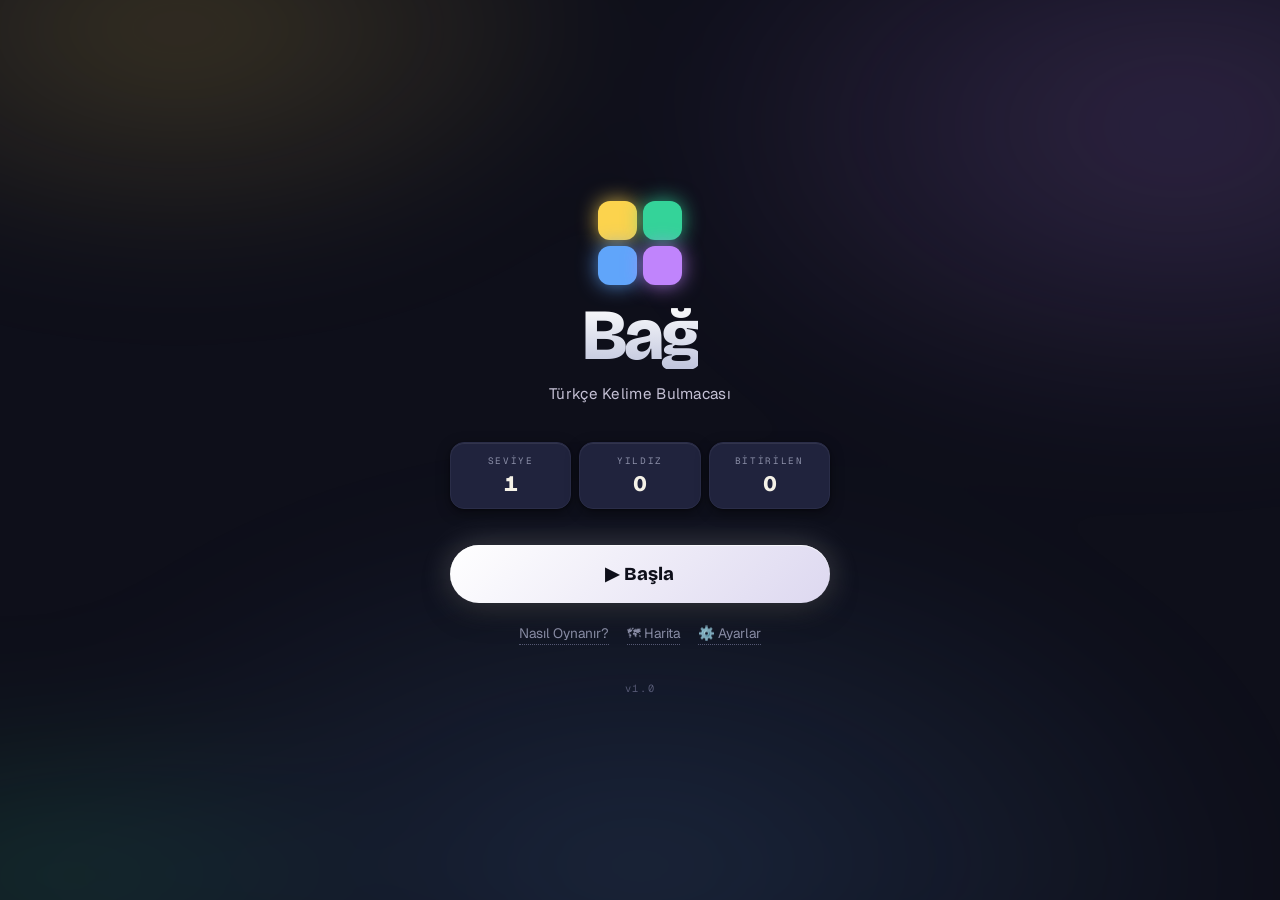
<file: oyna/index.html>
<!doctype html>
<html lang="tr">
<head>
<meta charset="utf-8">
<meta name="viewport" content="width=device-width, initial-scale=1, viewport-fit=cover">
<meta name="theme-color" content="#0E0F1A">
<title>Bağ — Türkçe Kelime Bulmacası</title>
<meta name="description" content="Kelimeleri değil, aralarındaki bağı bul. 200 seviyelik Türkçe kelime bulmacası.">
<meta property="og:title" content="Bağ — Türkçe Kelime Bulmacası">
<meta property="og:description" content="Kelimeleri gruplara ayır, aralarındaki gizli bağı bul. 200 seviye.">
<meta property="og:type" content="website">

<link rel="preconnect" href="https://fonts.googleapis.com">
<link rel="preconnect" href="https://fonts.gstatic.com" crossorigin>
<link href="https://fonts.googleapis.com/css2?family=Bricolage+Grotesque:opsz,wght@12..96,400;12..96,600;12..96,700;12..96,800&family=Geist:wght@400;500;600;700&family=Geist+Mono:wght@500;600&display=swap" rel="stylesheet">

<link rel="icon" type="image/svg+xml" href="data:image/svg+xml,%3Csvg xmlns='http://www.w3.org/2000/svg' viewBox='0 0 32 32'%3E%3Crect width='14' height='14' x='1' y='1' rx='3' fill='%23FCD34D'/%3E%3Crect width='14' height='14' x='17' y='1' rx='3' fill='%2334D399'/%3E%3Crect width='14' height='14' x='1' y='17' rx='3' fill='%2360A5FA'/%3E%3Crect width='14' height='14' x='17' y='17' rx='3' fill='%23C084FC'/%3E%3C/svg%3E">

<link rel="manifest" href="manifest.json">
<link rel="stylesheet" href="style.css?v=52">
</head>
<body>

<!-- ANA EKRAN (oyun açıldığında ilk gelen) -->
<div class="home-screen" id="home-screen">
  <div class="home-content">

    <div class="home-brand">
      <div class="home-logo-grid">
        <div></div><div></div><div></div><div></div>
      </div>
      <h1 class="home-title">Bağ</h1>
      <p class="home-tagline">Türkçe Kelime Bulmacası</p>
    </div>

    <div class="home-stats" id="home-stats">
      <div class="home-stat">
        <span class="home-stat-label">Seviye</span>
        <strong class="home-stat-value" id="home-level">1</strong>
      </div>
      <div class="home-stat">
        <span class="home-stat-label">Yıldız</span>
        <strong class="home-stat-value" id="home-stars">0</strong>
      </div>
      <div class="home-stat">
        <span class="home-stat-label">Bitirilen</span>
        <strong class="home-stat-value" id="home-completed">0</strong>
      </div>
    </div>

    <button class="home-play-btn" id="home-play-btn" type="button">
      <span id="home-play-text">▶ Oyna</span>
    </button>

    <div class="home-links">
      <a href="#" id="home-howto">Nasıl Oynanır?</a>
      <a href="#" id="home-map-link">🗺 Harita</a>
      <a href="#" id="home-settings-link">⚙️ Ayarlar</a>
    </div>

    <div class="home-footer">
      <span class="home-version">v1.0</span>
    </div>

  </div>
</div>

<main class="app">
  <header>
    <button class="brand" id="brand-home-btn" type="button" aria-label="Ana ekrana dön">
      <div class="logo-grid" aria-hidden="true"><div></div><div></div><div></div><div></div></div>
      <span>Bağ</span>
    </button>
    <div class="header-progress">
      <button class="map-btn" id="map-btn" type="button" aria-label="Seviye haritası" title="Seviye haritası">
        <svg width="18" height="18" viewBox="0 0 24 24" fill="none" stroke="currentColor" stroke-width="2.2" stroke-linecap="round" stroke-linejoin="round" aria-hidden="true"><rect x="3" y="3" width="7" height="7" rx="1.5"/><rect x="14" y="3" width="7" height="7" rx="1.5"/><rect x="3" y="14" width="7" height="7" rx="1.5"/><rect x="14" y="14" width="7" height="7" rx="1.5"/></svg>
      </button>
      <div class="progress-pill level-pill" aria-label="Seviye">
        <span class="label">SEVİYE</span>
        <strong id="level-num">1</strong>
      </div>
      <div class="progress-pill stars-pill" aria-label="Toplam yıldız">
        <span class="star-icon">★</span>
        <strong id="stars-count">0</strong>
      </div>
    </div>
  </header>

  <div class="tier-row">
    <span class="tier-badge tier-easy" id="tier-badge">KOLAY</span>
    <div class="streak-pill" id="streak-pill" title="Hatasız bitirilen 10 level = +1 ipucu (her level tek deneme)">
      <span class="streak-icon">🎯</span>
      <span class="streak-bar"><span class="streak-fill" id="streak-fill"></span></span>
      <span class="streak-text" id="streak-text">0/10</span>
    </div>
  </div>

  <section class="intro">
    <h1 id="level-task">16 kelimeyi 4 gruba ayır.</h1>
    <p>Kolaydan imkansıza, seviye seviye ilerle.</p>
  </section>

  <section class="hints-row" id="hints" aria-live="polite"></section>

  <!-- Bulunan gruplar butonu + paneli -->
  <div class="found-groups-wrap" id="found-groups-wrap" style="display:none">
    <button class="found-groups-btn" id="found-groups-btn" type="button" aria-label="Bulunan gruplar">
      <svg width="18" height="18" viewBox="0 0 24 24" fill="none" stroke="currentColor" stroke-width="2.2" stroke-linecap="round" stroke-linejoin="round"><rect x="3" y="3" width="7" height="7" rx="1.5"/><rect x="14" y="3" width="7" height="7" rx="1.5"/><rect x="3" y="14" width="7" height="7" rx="1.5"/><rect x="14" y="14" width="7" height="7" rx="1.5"/></svg>
      <span id="fgb-count">0/4</span>
    </button>
    <div class="found-groups-panel" id="found-groups-panel"></div>
  </div>

  <!-- En son bulunan grup bar -->
  <div id="solved-latest" aria-live="polite"></div>
  <!-- Eski container (uyumluluk için gizli) -->
  <section class="solved-groups" id="solved" style="display:none"></section>

  <section class="grid" id="grid" aria-label="Kelime grid'i"></section>

  <div class="mistakes">
    <span class="mistakes-label">Hatalar</span>
    <div class="mistakes-dots" id="mistakes-dots" aria-hidden="true"></div>
  </div>

  <p class="message" id="message" aria-live="polite"></p>

  <div class="controls">
    <button id="hint-btn" type="button" title="İpucu (yıldız azaltır)">💡 İpucu <span class="hint-count">3</span></button>
    <button id="shuffle" type="button">Karıştır</button>
    <button id="deselect" type="button">Sıfırla</button>
    <button id="submit" class="primary" type="button">Gönder</button>
  </div>

  <div class="star-actions">
    <button id="reveal-btn" type="button" class="reveal-btn" title="Seçili kelimenin rengini göster">
      ⭐<span class="reveal-cost">×10</span> Kelime Aç
    </button>
    <button id="buy-stars-btn" type="button" class="buy-stars-mini-btn" title="Yıldız satın al">
      + Yıldız Al
    </button>
    <button id="buy-hints-btn" type="button" class="buy-hints-mini-btn" title="İpucu satın al">
      + İpucu Al
    </button>
  </div>

  <footer>
    <a href="#" id="how-link">Nasıl oynanır?</a>
    <span class="footer-sep">·</span>
    <a href="#" id="footer-settings-link">⚙️ Ayarlar</a>
  </footer>
</main>

<!-- AYARLAR -->
<div class="settings-overlay" id="settings-overlay" role="dialog" aria-modal="true" aria-labelledby="settings-title">
  <div class="settings-panel">
    <div class="settings-header">
      <h2 id="settings-title">⚙️ Ayarlar</h2>
      <button id="settings-close" type="button" aria-label="Kapat">✕</button>
    </div>
    <div class="settings-body">

      <div class="settings-section">

        <label class="settings-toggle">
          <span class="toggle-icon">🔊</span>
          <div class="toggle-text">
            <strong>Ses Efektleri</strong>
            <span class="toggle-meta">Tıklama, doğru/yanlış, kazanma</span>
          </div>
          <input type="checkbox" id="setting-sound">
          <span class="toggle-switch" aria-hidden="true"></span>
        </label>

        <label class="settings-toggle">
          <span class="toggle-icon">📳</span>
          <div class="toggle-text">
            <strong>Titreşim</strong>
            <span class="toggle-meta">Mobil cihazda haptic feedback</span>
          </div>
          <input type="checkbox" id="setting-haptic">
          <span class="toggle-switch" aria-hidden="true"></span>
        </label>

      </div>

      <div class="settings-section">
        <h3>İlerleme</h3>
        <button id="settings-reset" type="button" class="settings-reset-btn">
          <span>🔄</span> İlerlemeyi Sıfırla
        </button>
        <p class="settings-warn">Tüm yıldız, seviye, ipucu, sayaç ve ayarlar silinir. <strong>Geri alınamaz.</strong></p>
      </div>

      <div class="settings-footer">
        <span class="settings-version">Bağ · <span id="settings-version-num">v1.0</span></span>
      </div>

    </div>
  </div>
</div>

<!-- MILESTONE — 10 hatasız tamamlanınca büyük kutlama -->
<div class="milestone-overlay" id="milestone-overlay" role="dialog" aria-modal="true" aria-labelledby="milestone-title">
  <div class="milestone-bg"></div>
  <div class="milestone-content">
    <div class="milestone-badge">
      <div class="milestone-burst" aria-hidden="true"></div>
      <div class="milestone-rays" aria-hidden="true"></div>
      <div class="milestone-icon">🎯</div>
    </div>
    <h2 class="milestone-title" id="milestone-title">10 Hatasız Tur!</h2>
    <p class="milestone-subtitle">Skill ödülün hazır</p>

    <div class="milestone-reward">
      <span class="milestone-reward-icon">💡</span>
      <span class="milestone-reward-text">+1 İpucu</span>
    </div>

    <button class="milestone-cta primary" id="milestone-continue" type="button">
      Devam Et →
    </button>
  </div>
</div>

<!-- İpucu mini-modalı (streak pill'inden açılır) -->
<div class="hint-info-overlay" id="hint-info-overlay" role="dialog" aria-modal="true" aria-labelledby="hint-info-title">
  <div class="hint-info-panel">
    <div class="hint-info-header">
      <div class="hint-info-icon">💡</div>
      <h2 id="hint-info-title">İpucu nasıl kazanılır?</h2>
      <button id="hint-info-close" type="button" aria-label="Kapat">✕</button>
    </div>
    <div class="hint-info-body">
      <ul class="hint-info-list">
        <li>
          <span class="hint-info-tag">Hediye</span>
          <div>
            <strong>Başlangıçta 3 ipucu</strong>
            <div class="howto-detail">Yeni başlayınca 3 ipucun var.</div>
          </div>
        </li>
        <li>
          <span class="hint-info-tag">10 Hatasız</span>
          <div>
            <strong>+1 ipucu</strong>
            <div class="howto-detail">Bir bölümü ilk denemede, 0 hata ve 0 ipucu kullanmadan bitirirsen sayaç ilerler. 10'a ulaşınca +1 ipucu.</div>
          </div>
        </li>
        <li>
          <span class="hint-info-tag">Reklam</span>
          <div>
            <strong>+1 ipucu</strong>
            <div class="howto-detail">İpucu butonuna bas → "İpucu Kazan" → kısa reklam izle.</div>
          </div>
        </li>
      </ul>
      <p class="howto-note">İpucu en kolay grubun kategorisini açığa çıkarır. Her kullanım <strong>1 yıldız</strong> azaltır.</p>
    </div>
  </div>
</div>

<!-- Nasıl oynanır modalı -->
<div class="howto-overlay" id="howto-overlay" role="dialog" aria-modal="true" aria-labelledby="howto-title">
  <div class="howto-panel">
    <div class="howto-header">
      <h2 id="howto-title">Nasıl oynanır?</h2>
      <button id="howto-close" type="button" aria-label="Kapat">✕</button>
    </div>
    <div class="howto-body">

      <section class="howto-section">
        <h3><span class="howto-icon">🎯</span> Amaç</h3>
        <p>Ekrandaki kelimeleri ortak temaya göre <strong>4'erli gruplara</strong> ayır. Her grubun gizli bir kategorisi vardır — sen bul.</p>
      </section>

      <section class="howto-section">
        <h3><span class="howto-icon">▶</span> Nasıl oynanır</h3>
        <ol>
          <li>Aynı temaya ait 4 kelimeyi seç (kartlara tıkla)</li>
          <li><strong>Gönder</strong> butonuna bas</li>
          <li>Doğruysa grup açılır, kategori adı ve renk seviyesi görünür</li>
          <li>3 doğru / 1 hatalıysa <em>"bir kayma var"</em> uyarısı gelir</li>
          <li>Tüm grupları bulunca seviye biter</li>
        </ol>
      </section>

      <section class="howto-section howto-warn">
        <h3><span class="howto-icon">⚠</span> 3 hata kuralı</h3>
        <p><strong>3 hata yaptığın anda</strong> bölüm otomatik baştan başlar. Aynı bölümün <strong>tek deneme</strong> şansı vardır — restart sonrası flawless ödülü kazanamazsın.</p>
      </section>

      <section class="howto-section howto-hint" id="howto-hints">
        <h3><span class="howto-icon">💡</span> İpucu nasıl kazanılır?</h3>
        <ul>
          <li><strong>Başlangıç hediyesi:</strong> 3 ipucu</li>
          <li><strong>10 hatasız level:</strong> +1 ipucu
            <div class="howto-detail">İlk denemede, 0 hata, 0 ipucu kullanmadan bitirirsen sayılır. Sayaç üstte 🎯 ile gösterilir.</div>
          </li>
          <li><strong>Reklam izle:</strong> +1 ipucu
            <div class="howto-detail">İpucu butonuna bas → "İpucu Kazan" → kısa reklam izle → kazandın.</div>
          </li>
        </ul>
        <p class="howto-note">İpucu, en kolay grubun kategorisini açığa çıkarır. <strong>Kullanmak 1 yıldız azaltır.</strong></p>
      </section>

      <section class="howto-section">
        <h3><span class="howto-icon">★</span> Yıldız sistemi</h3>
        <ul>
          <li><strong>★★★</strong> — 0 hata + 0 ipucu (mükemmel)</li>
          <li><strong>★★</strong> — toplam 1-2 hata veya ipucu</li>
          <li><strong>★</strong> — 3 ve üstü</li>
        </ul>
      </section>

      <section class="howto-section">
        <h3><span class="howto-icon">🗺</span> Seviye haritası</h3>
        <p>Üstte sol köşedeki <strong>kare ızgara ikonu</strong> tüm açtığın seviyeleri gösterir. Yıldız sayını ve ilerlemeni izle.</p>
      </section>

    </div>
  </div>
</div>

<!-- Hoş geldin (sadece ilk açılışta) -->
<div class="welcome-overlay" id="welcome-overlay" role="dialog" aria-modal="true" aria-labelledby="welcome-title">
  <div class="welcome-panel">
    <div class="welcome-brand">
      <div class="logo-grid"><div></div><div></div><div></div><div></div></div>
      <span class="welcome-name">Bağ</span>
    </div>
    <h2 id="welcome-title">Hoş geldin</h2>
    <p class="welcome-tagline">Türkçe kelime bulmacası — 16 kelimeyi 4 gruba ayır.</p>

    <ul class="welcome-rules">
      <li><strong>4 kelime seç</strong>, ortak bir tema bul</li>
      <li><strong>4 hata hakkın</strong> var (ileri seviyelerde azalır)</li>
      <li><strong>3 ipucu</strong> ile başlıyorsun</li>
      <li><strong>10 hatasız level</strong> = +1 ipucu</li>
      <li>İpucu bittiğinde reklam izleyerek kazan</li>
    </ul>

    <button class="primary" id="welcome-start" type="button">Başla</button>
    <p class="welcome-tip">Her seviyenin tek deneme şansı var. Hatasız bilirsen ödülünü kazanırsın.</p>
  </div>
</div>

<!-- Reklam modalı (ipucu kazanma) -->
<div class="ad-modal-backdrop" id="ad-modal" role="dialog" aria-modal="true" aria-labelledby="ad-title">
  <div class="ad-modal-panel">
    <div class="ad-offer" id="ad-offer">
      <div class="ad-icon">💡</div>
      <h3 id="ad-title">İpucun kalmadı</h3>
      <p>Kısa bir reklam izleyerek <strong>1 ipucu</strong> kazanabilirsin.</p>
      <div class="ad-actions">
        <button id="watch-ad-btn" class="primary" type="button">▶ Reklam İzle</button>
        <button id="ad-cancel-btn" type="button">Vazgeç</button>
      </div>
    </div>
    <div class="ad-watching" id="ad-watching">
      <div class="ad-placeholder">
        <div class="ad-tag">REKLAM</div>
        <div class="ad-fake-content">
          <div class="ad-line ad-line-1"></div>
          <div class="ad-line ad-line-2"></div>
          <div class="ad-line ad-line-3"></div>
        </div>
      </div>
      <div class="ad-timer">Kalan: <strong id="ad-countdown">5</strong>s</div>
      <button id="ad-skip-btn" type="button" disabled>Atla</button>
    </div>
  </div>
</div>

<!-- Yıldız Satın Al -->
<div class="buy-stars-overlay" id="buy-stars-overlay" role="dialog" aria-modal="true" aria-labelledby="buy-stars-title">
  <div class="buy-stars-panel">
    <div class="buy-stars-header">
      <h2 id="buy-stars-title">⭐ Yıldız Al</h2>
      <button id="buy-stars-close" type="button" aria-label="Kapat">✕</button>
    </div>
    <div class="buy-stars-body">
      <p class="buy-stars-sub">Yıldızlarınla <strong>kelime rengi</strong> açabilirsin.<br><span class="buy-stars-rate">5 ⭐ = 1 kelime açma</span></p>

      <div class="star-packages">

        <button class="star-pkg" id="pkg-ad" type="button">
          <span class="pkg-icon">▶</span>
          <div class="pkg-info">
            <strong>10 ⭐</strong>
            <span>Reklam izle</span>
          </div>
          <span class="pkg-price free">Ücretsiz</span>
        </button>

        <button class="star-pkg" id="pkg-small" type="button">
          <span class="pkg-icon">⭐</span>
          <div class="pkg-info">
            <strong>50 ⭐</strong>
            <span>Başlangıç paketi</span>
          </div>
          <span class="pkg-price">₺14,99</span>
        </button>

        <button class="star-pkg featured" id="pkg-medium" type="button">
          <span class="pkg-badge">En Avantajlı</span>
          <span class="pkg-icon">⭐⭐</span>
          <div class="pkg-info">
            <strong>150 ⭐</strong>
            <span>Orta paket</span>
          </div>
          <span class="pkg-price">₺34,99</span>
        </button>

        <button class="star-pkg" id="pkg-large" type="button">
          <span class="pkg-icon">⭐⭐⭐</span>
          <div class="pkg-info">
            <strong>500 ⭐</strong>
            <span>Büyük paket</span>
          </div>
          <span class="pkg-price">₺79,99</span>
        </button>

      </div>
    </div>
  </div>
</div>

<!-- İpucu Satın Al -->
<div class="buy-stars-overlay" id="buy-hints-overlay" role="dialog" aria-modal="true" aria-labelledby="buy-hints-title">
  <div class="buy-stars-panel">
    <div class="buy-stars-header">
      <h2 id="buy-hints-title">💡 İpucu Al</h2>
      <button id="buy-hints-close" type="button" aria-label="Kapat">✕</button>
    </div>
    <div class="buy-stars-body">
      <p class="buy-stars-sub">İpucuyla bir kategorinin adını görürsün.<br><span class="buy-stars-rate">Her ipucu 1 kategori açar</span></p>

      <div class="star-packages">

        <button class="star-pkg" id="hint-pkg-ad" type="button">
          <span class="pkg-icon">▶</span>
          <div class="pkg-info">
            <strong>1 💡</strong>
            <span>Reklam izle</span>
          </div>
          <span class="pkg-price free">Ücretsiz</span>
        </button>

        <button class="star-pkg" id="hint-pkg-small" type="button">
          <span class="pkg-icon">💡</span>
          <div class="pkg-info">
            <strong>3 💡</strong>
            <span>Başlangıç paketi</span>
          </div>
          <span class="pkg-price">₺9,99</span>
        </button>

        <button class="star-pkg featured" id="hint-pkg-medium" type="button">
          <span class="pkg-badge">En Avantajlı</span>
          <span class="pkg-icon">💡💡</span>
          <div class="pkg-info">
            <strong>10 💡</strong>
            <span>Orta paket</span>
          </div>
          <span class="pkg-price">₺24,99</span>
        </button>

        <button class="star-pkg" id="hint-pkg-large" type="button">
          <span class="pkg-icon">💡💡💡</span>
          <div class="pkg-info">
            <strong>25 💡</strong>
            <span>Büyük paket</span>
          </div>
          <span class="pkg-price">₺49,99</span>
        </button>

      </div>
    </div>
  </div>
</div>

<!-- Level select (harita) -->
<div class="level-select-overlay" id="level-select" role="dialog" aria-modal="true" aria-labelledby="ls-title">
  <div class="level-select-panel">
    <div class="level-select-header">
      <h2 id="ls-title">Seviye Haritası</h2>
      <button id="level-select-close" type="button" aria-label="Kapat">✕</button>
    </div>
    <div class="level-grid" id="level-grid"></div>
  </div>
</div>

<div class="modal-backdrop" id="modal" role="dialog" aria-modal="true" aria-labelledby="modal-title">
  <div class="modal" id="modal-content">

    <!-- Yıldızlar — büyük, üstte -->
    <div class="modal-stars" id="modal-stars" aria-hidden="true"></div>

    <!-- Başlık + alt yazı -->
    <h2 id="modal-title">Mükemmel!</h2>
    <p class="subtitle" id="modal-subtitle">Seviye 1 · KOLAY</p>

    <!-- Hatasız tur rozeti (sadece flawless ise görünür) -->
    <div class="modal-badge flawless-badge" id="flawless-badge" style="display:none">
      <span class="badge-icon">🎯</span>
      <div class="badge-text">
        <strong id="badge-title">Hatasız Tur!</strong>
        <span class="badge-meta" id="badge-meta">3/10 ilerleme</span>
      </div>
    </div>

    <!-- Performans istatistikleri -->
    <div class="modal-stats">
      <div class="modal-stat">
        <span class="stat-label">Hata</span>
        <strong class="stat-value" id="stat-mistakes">0</strong>
      </div>
      <div class="stat-divider"></div>
      <div class="modal-stat">
        <span class="stat-label">İpucu</span>
        <strong class="stat-value" id="stat-hints">0</strong>
      </div>
      <div class="stat-divider"></div>
      <div class="modal-stat">
        <span class="stat-label">Yıldız</span>
        <strong class="stat-value" id="stat-stars">3</strong>
      </div>
    </div>

    <!-- Paylaşım grid (kompakt) -->
    <details class="share-details">
      <summary>Sonucu paylaş</summary>
      <pre class="share-grid" id="share-grid"></pre>
      <textarea id="share-text-hidden" class="sr-only" aria-hidden="true"></textarea>
      <div class="share-buttons">
        <button id="copy-btn" type="button">📋 Kopyala</button>
        <button id="share-btn" type="button">📤 Paylaş</button>
      </div>
    </details>

    <!-- Birincil CTA -->
    <button id="next-btn" class="primary modal-cta" type="button">Sonraki seviye →</button>

    <!-- İkincil aksiyonlar -->
    <div class="modal-actions secondary">
      <button id="modal-close" type="button">Kapat</button>
    </div>
  </div>
</div>


<script src="puzzles.js?v=40"></script>
<script src="analytics.js?v=1"></script>
<script src="admob.js"></script>
<script src="app-update.js?v=2"></script>
<script src="iap.js?v=2"></script>
<script src="game.js?v=50"></script>
</body>
</html>
</file>
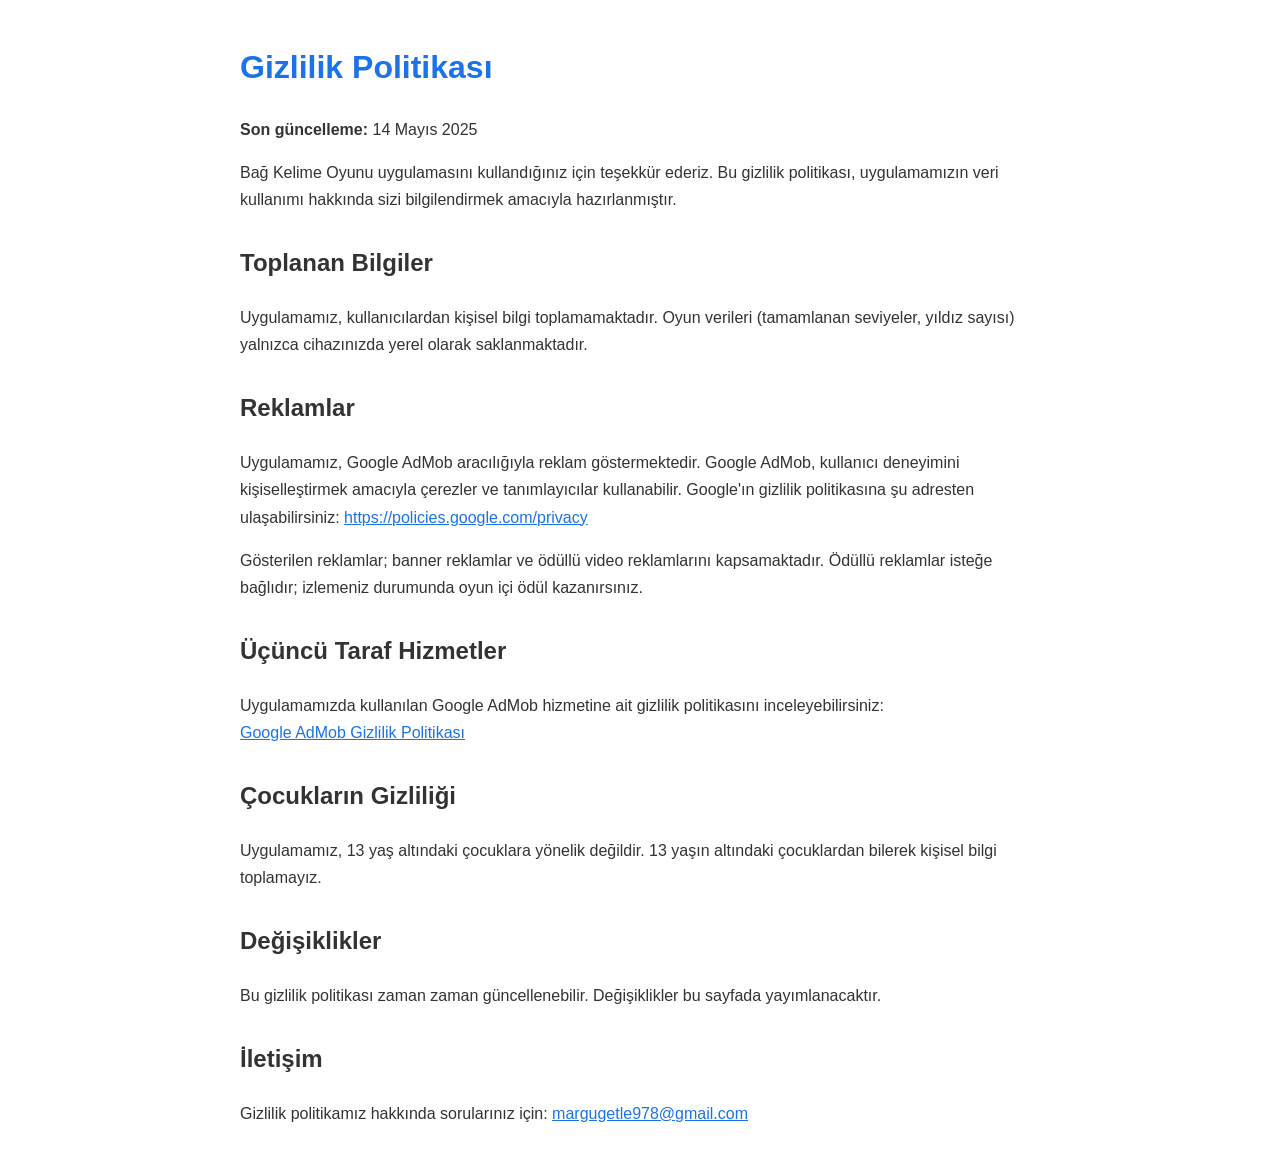
<file: index.html.html>
﻿<!DOCTYPE html>
<html lang="tr">
<head>
<meta charset="UTF-8">
<meta name="viewport" content="width=device-width, initial-scale=1.0">
<title>Bağ Kelime Oyunu - Gizlilik Politikası</title>
<style>
  body { font-family: Arial, sans-serif; max-width: 800px; margin: 40px auto; padding: 0 20px; color: #333; line-height: 1.7; }
  h1 { color: #1a73e8; }
  h2 { color: #333; margin-top: 30px; }
  a { color: #1a73e8; }
</style>
</head>
<body>
<h1>Gizlilik Politikası</h1>
<p><strong>Son güncelleme:</strong> 14 Mayıs 2025</p>

<p>Bağ Kelime Oyunu uygulamasını kullandığınız için teşekkür ederiz. Bu gizlilik politikası, uygulamamızın veri kullanımı hakkında sizi bilgilendirmek amacıyla hazırlanmıştır.</p>

<h2>Toplanan Bilgiler</h2>
<p>Uygulamamız, kullanıcılardan kişisel bilgi toplamamaktadır. Oyun verileri (tamamlanan seviyeler, yıldız sayısı) yalnızca cihazınızda yerel olarak saklanmaktadır.</p>

<h2>Reklamlar</h2>
<p>Uygulamamız, Google AdMob aracılığıyla reklam göstermektedir. Google AdMob, kullanıcı deneyimini kişiselleştirmek amacıyla çerezler ve tanımlayıcılar kullanabilir. Google'ın gizlilik politikasına şu adresten ulaşabilirsiniz: <a href="https://policies.google.com/privacy">https://policies.google.com/privacy</a></p>
<p>Gösterilen reklamlar; banner reklamlar ve ödüllü video reklamlarını kapsamaktadır. Ödüllü reklamlar isteğe bağlıdır; izlemeniz durumunda oyun içi ödül kazanırsınız.</p>

<h2>Üçüncü Taraf Hizmetler</h2>
<p>Uygulamamızda kullanılan Google AdMob hizmetine ait gizlilik politikasını inceleyebilirsiniz:<br>
<a href="https://support.google.com/admob/answer/6128543">Google AdMob Gizlilik Politikası</a></p>

<h2>Çocukların Gizliliği</h2>
<p>Uygulamamız, 13 yaş altındaki çocuklara yönelik değildir. 13 yaşın altındaki çocuklardan bilerek kişisel bilgi toplamayız.</p>

<h2>Değişiklikler</h2>
<p>Bu gizlilik politikası zaman zaman güncellenebilir. Değişiklikler bu sayfada yayımlanacaktır.</p>

<h2>İletişim</h2>
<p>Gizlilik politikamız hakkında sorularınız için: <a href="mailto:margugetle978@gmail.com">margugetle978@gmail.com</a></p>
</body>
</html>
</file>
<file: oyna/style.css>
/* === Bağ — Neon Arcade tema (v3) === */

:root {
  /* 4 zorluk — vivid, neon, mobil game palette */
  --easy: #FCD34D;        /* sarı — vivid */
  --easy-glow: rgba(252, 211, 77, 0.55);
  --easy-deep: #1A1408;

  --medium: #34D399;      /* mint */
  --medium-glow: rgba(52, 211, 153, 0.55);
  --medium-deep: #06231A;

  --hard: #60A5FA;        /* electric blue */
  --hard-glow: rgba(96, 165, 250, 0.55);
  --hard-deep: #0A1628;

  --tricky: #C084FC;      /* neon purple */
  --tricky-glow: rgba(192, 132, 252, 0.55);
  --tricky-deep: #1A0E2A;

  --hot: #FB7185;         /* sıcak pembe — vurgu */

  /* Yüzeyler — derin gece */
  --bg: #0E0F1A;
  --bg-tint: #14162A;
  --bg-elev: #1A1C33;
  --bg-card: #20233D;
  --bg-card-hover: #292D4D;

  /* Metin */
  --text: #F5F2E8;
  --text-soft: #C4C0D4;
  --text-mute: #8B8FA8;
  --text-faint: #555873;

  /* Kontur */
  --line: #2A2D48;
  --line-strong: #3D406A;

  /* Gölge & glow */
  --shadow-card: 0 4px 14px rgba(0, 0, 0, 0.4), 0 1px 2px rgba(0, 0, 0, 0.3);
  --shadow-lift: 0 10px 30px rgba(0, 0, 0, 0.5), 0 2px 6px rgba(0, 0, 0, 0.3);
  --inner-light: inset 0 1px 0 rgba(255, 255, 255, 0.08);

  /* Yarıçaplar */
  --r-xs: 6px;
  --r-sm: 10px;
  --r-md: 14px;
  --r-lg: 20px;
  --r-pill: 999px;

  /* Easing */
  --ease-spring: cubic-bezier(0.34, 1.56, 0.64, 1);
  --ease-bounce: cubic-bezier(0.68, -0.55, 0.27, 1.55);
  --ease-soft: cubic-bezier(0.22, 1, 0.36, 1);
}

/* === Reset === */
*, *::before, *::after { box-sizing: border-box; }
* { margin: 0; padding: 0; }

html {
  scroll-behavior: smooth;
  -webkit-text-size-adjust: 100%;
}

body {
  background: var(--bg);
  color: var(--text);
  font-family: 'Geist', -apple-system, BlinkMacSystemFont, 'Segoe UI', Roboto, sans-serif;
  font-size: 16px;
  line-height: 1.5;
  -webkit-font-smoothing: antialiased;
  -moz-osx-font-smoothing: grayscale;
  min-height: 100dvh;
  overflow-x: hidden;
  position: relative;
  overscroll-behavior: none;
}

/* Mesh gradient backdrop — derin renkli ortam ışığı */
body::before {
  content: "";
  position: fixed;
  inset: -10%;
  z-index: 0;
  background:
    radial-gradient(ellipse 60% 40% at 15% 0%, rgba(192, 132, 252, 0.18), transparent 60%),
    radial-gradient(ellipse 50% 50% at 90% 20%, rgba(96, 165, 250, 0.15), transparent 60%),
    radial-gradient(ellipse 70% 60% at 50% 100%, rgba(52, 211, 153, 0.12), transparent 60%),
    radial-gradient(ellipse 40% 30% at 100% 100%, rgba(252, 211, 77, 0.10), transparent 60%);
  filter: blur(40px);
  pointer-events: none;
  animation: meshDrift 20s ease-in-out infinite;
}

@keyframes meshDrift {
  0%, 100% { transform: translate(0, 0) scale(1); }
  33% { transform: translate(-2%, 1%) scale(1.05); }
  66% { transform: translate(2%, -1%) scale(0.95); }
}

/* Grain noise — premium feel */
body::after {
  content: "";
  position: fixed;
  inset: 0;
  pointer-events: none;
  z-index: 1;
  opacity: 0.5;
  mix-blend-mode: overlay;
  background-image: url("data:image/svg+xml;utf8,<svg viewBox='0 0 200 200' xmlns='http://www.w3.org/2000/svg'><filter id='n'><feTurbulence type='fractalNoise' baseFrequency='0.9' numOctaves='2' stitchTiles='stitch'/><feColorMatrix values='0 0 0 0 1 0 0 0 0 1 0 0 0 0 1 0 0 0 0.4 0'/></filter><rect width='100%25' height='100%25' filter='url(%23n)'/></svg>");
}

.app {
  max-width: 540px;
  margin: 0 auto;
  /* alt boşluk: banner reklam (~60px) + sistem gezinme çubuğu (env) */
  padding: 10px 14px calc(64px + env(safe-area-inset-bottom, 30px));
  height: 100dvh;
  display: flex;
  flex-direction: column;
  position: relative;
  z-index: 2;
  overflow: hidden; /* tek ekran — kaydırma yok */
}

/* === Header === */
header {
  display: flex;
  justify-content: space-between;
  align-items: center;
  padding: 2px 0 0;
  margin-bottom: 6px;
  position: relative;
  flex-shrink: 0;
}

.brand {
  display: flex;
  align-items: center;
  gap: 12px;
}

.logo-grid {
  display: grid;
  grid-template-columns: 1fr 1fr;
  gap: 4px;
  width: 38px;
  height: 38px;
  transition: transform 0.5s var(--ease-spring);
}
.brand:hover .logo-grid { transform: rotate(-12deg) scale(1.1); }

.logo-grid div {
  border-radius: var(--r-xs);
  box-shadow: 0 0 12px currentColor;
}
.logo-grid div:nth-child(1) { background: var(--easy); color: var(--easy-glow); }
.logo-grid div:nth-child(2) { background: var(--medium); color: var(--medium-glow); }
.logo-grid div:nth-child(3) { background: var(--hard); color: var(--hard-glow); }
.logo-grid div:nth-child(4) { background: var(--tricky); color: var(--tricky-glow); }

.brand span {
  font-family: 'Bricolage Grotesque', 'Geist', sans-serif;
  font-weight: 800;
  font-size: 2.4rem;
  letter-spacing: -0.04em;
  line-height: 1;
  color: var(--text);
  background: linear-gradient(180deg, #FFFFFF 0%, #B8BCD8 100%);
  -webkit-background-clip: text;
  background-clip: text;
  -webkit-text-fill-color: transparent;
}

/* === Header progress (seviye + yıldız) === */
.header-progress {
  display: flex;
  gap: 8px;
  align-items: center;
}

.progress-pill {
  display: inline-flex;
  align-items: center;
  gap: 6px;
  padding: 7px 12px;
  background: var(--bg-card);
  border: 1px solid var(--line);
  border-radius: var(--r-pill);
  font-size: 0.78rem;
  color: var(--text-soft);
  font-variant-numeric: tabular-nums;
  box-shadow: var(--shadow-card), var(--inner-light);
  transition: transform 0.3s var(--ease-spring), border-color 0.3s ease;
}
.progress-pill:hover {
  transform: translateY(-2px);
  border-color: var(--line-strong);
}
.progress-pill .label {
  font-family: 'Geist Mono', monospace;
  font-size: 0.65rem;
  letter-spacing: 0.12em;
  color: var(--text-mute);
}
.progress-pill strong {
  color: var(--text);
  font-weight: 700;
  font-size: 0.95rem;
}

.stars-pill .star-icon {
  color: var(--easy);
  text-shadow: 0 0 10px var(--easy-glow);
  font-size: 1rem;
  animation: starPulse 3s ease-in-out infinite;
}
.stars-pill strong {
  color: var(--easy);
  text-shadow: 0 0 10px var(--easy-glow);
}
@keyframes starPulse {
  0%, 100% { transform: scale(1); filter: drop-shadow(0 0 6px var(--easy-glow)); }
  50% { transform: scale(1.15); filter: drop-shadow(0 0 14px var(--easy-glow)); }
}

/* === Tier rozeti === */
.tier-row {
  display: flex;
  justify-content: center;
  align-items: center;
  gap: 10px;
  margin-bottom: 6px;
  flex-wrap: wrap;
  flex-shrink: 0;
}

/* === Streak pill (15 hatasız doğru → +1 ipucu) === */
.streak-pill {
  display: inline-flex;
  align-items: center;
  gap: 6px;
  padding: 6px 10px 6px 12px;
  background: var(--bg-card);
  border: 1px solid var(--line);
  border-radius: var(--r-pill);
  font-size: 0.78rem;
  color: var(--text-soft);
  font-variant-numeric: tabular-nums;
  box-shadow: var(--shadow-card), var(--inner-light);
  transition: border-color 0.3s, box-shadow 0.3s;
}
.streak-pill .streak-icon {
  filter: drop-shadow(0 0 6px rgba(252, 211, 77, 0.4));
}
.streak-pill .streak-bar {
  display: inline-block;
  width: 60px;
  height: 6px;
  background: var(--bg);
  border-radius: var(--r-pill);
  overflow: hidden;
  position: relative;
}
.streak-pill .streak-fill {
  display: block;
  height: 100%;
  width: 0%;
  background: linear-gradient(90deg, var(--easy), var(--medium));
  border-radius: var(--r-pill);
  transition: width 0.4s var(--ease-spring);
  box-shadow: 0 0 6px var(--easy-glow);
}
.streak-pill .streak-text {
  font-family: 'Geist Mono', monospace;
  font-weight: 600;
  font-size: 0.72rem;
  color: var(--text);
}
.streak-pill.hot {
  border-color: var(--easy);
  box-shadow: 0 0 14px var(--easy-glow), inset 0 1px 0 rgba(255,255,255,0.1);
  animation: streakHotPulse 1.4s ease-in-out infinite;
}
@keyframes streakHotPulse {
  0%, 100% { box-shadow: 0 0 14px var(--easy-glow), inset 0 1px 0 rgba(255,255,255,0.1); }
  50% { box-shadow: 0 0 24px var(--easy-glow), 0 0 6px var(--easy), inset 0 1px 0 rgba(255,255,255,0.2); }
}
.streak-pill.burst {
  animation: streakBurst 1.2s var(--ease-bounce);
}
@keyframes streakBurst {
  0%   { transform: scale(1); }
  20%  { transform: scale(1.4); box-shadow: 0 0 0 0 var(--easy); }
  60%  { transform: scale(0.95); box-shadow: 0 0 0 30px rgba(252, 211, 77, 0); }
  100% { transform: scale(1); box-shadow: 0 0 0 0 rgba(252, 211, 77, 0); }
}

.tier-badge {
  display: inline-block;
  padding: 6px 16px;
  font-family: 'Bricolage Grotesque', 'Geist', sans-serif;
  font-weight: 800;
  font-size: 0.78rem;
  letter-spacing: 0.18em;
  border-radius: var(--r-pill);
  border: 1px solid currentColor;
  position: relative;
  animation: tierEnter 0.6s var(--ease-spring);
}
@keyframes tierEnter {
  0% { transform: scale(0.6) translateY(-8px); opacity: 0; }
  100% { transform: scale(1) translateY(0); opacity: 1; }
}
.tier-badge.tier-easy {
  color: var(--easy);
  background: rgba(252, 211, 77, 0.08);
  box-shadow: 0 0 18px var(--easy-glow), inset 0 1px 0 rgba(255,255,255,0.05);
}
.tier-badge.tier-medium {
  color: var(--medium);
  background: rgba(52, 211, 153, 0.08);
  box-shadow: 0 0 18px var(--medium-glow), inset 0 1px 0 rgba(255,255,255,0.05);
}
.tier-badge.tier-hard {
  color: var(--hard);
  background: rgba(96, 165, 250, 0.08);
  box-shadow: 0 0 18px var(--hard-glow), inset 0 1px 0 rgba(255,255,255,0.05);
}
.tier-badge.tier-tricky {
  color: var(--tricky);
  background: rgba(192, 132, 252, 0.10);
  box-shadow: 0 0 22px var(--tricky-glow), inset 0 1px 0 rgba(255,255,255,0.05);
  animation: tierEnter 0.6s var(--ease-spring), tierImpossible 2.5s ease-in-out infinite 0.7s;
}
@keyframes tierImpossible {
  0%, 100% { box-shadow: 0 0 22px var(--tricky-glow), inset 0 1px 0 rgba(255,255,255,0.05); }
  50% { box-shadow: 0 0 36px var(--tricky-glow), 0 0 8px var(--tricky), inset 0 1px 0 rgba(255,255,255,0.1); }
}

/* EFSANE tier — altın, agresif glow */
.tier-badge.tier-legendary {
  color: #1A1408;
  background: linear-gradient(135deg, #F4D03F 0%, #FCD34D 50%, #F4D03F 100%);
  background-size: 200% 200%;
  border: 1px solid #FDE68A;
  box-shadow:
    0 0 24px rgba(252, 211, 77, 0.6),
    0 0 48px rgba(252, 211, 77, 0.3),
    inset 0 1px 0 rgba(255, 255, 255, 0.4);
  animation: tierEnter 0.6s var(--ease-spring), legendaryShine 2s ease-in-out infinite;
  font-weight: 900;
}
@keyframes legendaryShine {
  0%, 100% {
    background-position: 0% 50%;
    box-shadow: 0 0 24px rgba(252, 211, 77, 0.6), 0 0 48px rgba(252, 211, 77, 0.3), inset 0 1px 0 rgba(255,255,255,0.4);
  }
  50% {
    background-position: 100% 50%;
    box-shadow: 0 0 36px rgba(252, 211, 77, 0.85), 0 0 64px rgba(252, 211, 77, 0.45), inset 0 1px 0 rgba(255,255,255,0.5);
  }
}

/* USTA tier — 4 renk gradient + parlak */
.tier-badge.tier-master {
  color: transparent;
  background: linear-gradient(135deg, var(--easy), var(--medium), var(--hard), var(--tricky));
  background-size: 200% 200%;
  -webkit-background-clip: text;
  background-clip: text;
  -webkit-text-fill-color: transparent;
  border: 1px solid transparent;
  position: relative;
  animation: tierEnter 0.6s var(--ease-spring), masterShift 4s ease-in-out infinite;
}
.tier-badge.tier-master::before {
  content: "";
  position: absolute;
  inset: -1px;
  border-radius: inherit;
  padding: 1px;
  background: linear-gradient(135deg, var(--easy), var(--medium), var(--hard), var(--tricky));
  -webkit-mask: linear-gradient(#fff 0 0) content-box, linear-gradient(#fff 0 0);
  -webkit-mask-composite: xor;
  mask-composite: exclude;
  pointer-events: none;
}
@keyframes masterShift {
  0%, 100% { background-position: 0% 50%; }
  50% { background-position: 100% 50%; }
}

/* === Modal yıldızları === */
.modal-stars {
  display: flex;
  justify-content: center;
  gap: 8px;
  margin-bottom: 14px;
  font-size: 2.2rem;
  line-height: 1;
}
.modal-stars .star {
  display: inline-block;
  transition: all 0.3s var(--ease-spring);
  animation: starDrop 0.6s var(--ease-bounce) backwards;
}
.modal-stars .star:nth-child(1) { animation-delay: 0.1s; }
.modal-stars .star:nth-child(2) { animation-delay: 0.25s; }
.modal-stars .star:nth-child(3) { animation-delay: 0.4s; }
.modal-stars .star.earned {
  color: var(--easy);
  text-shadow: 0 0 16px var(--easy-glow);
  filter: drop-shadow(0 2px 4px rgba(0,0,0,0.3));
}
.modal-stars .star.empty {
  color: var(--line);
}
@keyframes starDrop {
  0% { transform: translateY(-30px) scale(0.4) rotate(-15deg); opacity: 0; }
  60% { transform: translateY(4px) scale(1.2) rotate(5deg); opacity: 1; }
  100% { transform: translateY(0) scale(1) rotate(0); opacity: 1; }
}

/* === Intro === */
.intro {
  text-align: center;
  margin-bottom: 6px;
  padding: 0 4px;
  flex-shrink: 0;
}
.intro h1 {
  font-family: 'Bricolage Grotesque', 'Geist', sans-serif;
  font-weight: 700;
  font-size: 1rem;
  letter-spacing: -0.015em;
  line-height: 1.15;
  color: var(--text);
  margin-bottom: 0;
  text-wrap: balance;
}
.intro p {
  display: none; /* tek ekran düzeni için gizlendi */
}

/* === Çözülmüş gruplar === */
.solved-groups {
  display: none; /* artık kullanılmıyor, yeni sistem devrede */
}

/* ============================================================
   YENİ BULUNAN GRUPLAR SİSTEMİ
   ============================================================ */

/* Bulunan gruplar wrapper */
.found-groups-wrap {
  position: relative;
  margin-bottom: 6px;
  flex-shrink: 0;
}

/* Pill buton — görseldeki gibi */
.found-groups-btn {
  display: inline-flex;
  align-items: center;
  gap: 8px;
  background: var(--hard);
  color: #fff;
  border: none;
  border-radius: 50px;
  padding: 8px 16px;
  font-size: 1rem;
  font-weight: 700;
  cursor: pointer;
}
.found-groups-btn:active {
  opacity: 0.85;
}
#fgb-count {
  font-size: 1.1rem;
  font-weight: 800;
  letter-spacing: 0.02em;
}

/* Panel */
.found-groups-panel {
  position: absolute;
  top: calc(100% + 8px);
  left: 0;
  width: 260px;
  background: var(--bg-elev);
  border: 1px solid var(--line);
  border-radius: var(--r-md);
  padding: 10px;
  z-index: 200;
  display: none;
  flex-direction: column;
  gap: 6px;
  box-shadow: 0 8px 24px rgba(0,0,0,0.5);
}
.found-groups-panel.active { display: flex; }
.found-panel-item {
  border-radius: var(--r-sm);
  padding: 8px 10px;
  display: flex;
  flex-direction: column;
  gap: 2px;
}
.found-panel-item .fpi-cat {
  font-size: 0.68rem;
  font-weight: 800;
  letter-spacing: 0.1em;
  text-transform: uppercase;
}
.found-panel-item .fpi-words {
  font-size: 0.78rem;
  font-weight: 500;
  opacity: 0.85;
}
.found-panel-item.easy   { background: rgba(252,211,77,0.2);  color: var(--easy); }
.found-panel-item.medium { background: rgba(52,211,153,0.2);  color: var(--medium); }
.found-panel-item.hard   { background: rgba(96,165,250,0.2);  color: var(--hard); }
.found-panel-item.tricky { background: rgba(192,132,252,0.2); color: var(--tricky); }

/* En son bulunan grup — tam bar */
#solved-latest {
  margin-bottom: 6px;
  flex-shrink: 0;
}

.solved-latest-bar {
  border-radius: var(--r-md);
  padding: 12px 14px;
  text-align: center;
  border: 1px solid rgba(255,255,255,0.1);
  overflow: hidden;
  position: relative;
}
.solved-latest-bar .cat {
  font-family: 'Bricolage Grotesque','Geist',sans-serif;
  font-weight: 800;
  font-size: 0.75rem;
  letter-spacing: 0.12em;
  text-transform: uppercase;
  margin-bottom: 3px;
}
.solved-latest-bar .words {
  font-family: 'Geist',sans-serif;
  font-size: 0.88rem;
  font-weight: 600;
  white-space: nowrap;
  overflow: hidden;
  text-overflow: ellipsis;
}
.solved-latest-bar.easy   { background: var(--easy);   color: var(--easy-deep);   box-shadow: 0 0 20px var(--easy-glow); }
.solved-latest-bar.medium { background: var(--medium); color: var(--medium-deep); box-shadow: 0 0 20px var(--medium-glow); }
.solved-latest-bar.hard   { background: var(--hard);   color: #fff;               box-shadow: 0 0 20px var(--hard-glow); }
.solved-latest-bar.tricky { background: var(--tricky); color: #fff;               box-shadow: 0 0 20px var(--tricky-glow); }

/* Bar animasyonları — minimal, GPU-safe */
.solved-latest-bar {
  transition: opacity 0.2s ease;
}
.solved-latest-bar.leaving {
  opacity: 0;
  pointer-events: none;
}

.solved-group {
  border-radius: var(--r-md);
  padding: 16px 18px;
  text-align: center;
  position: relative;
  overflow: hidden;
  animation: groupReveal 0.7s var(--ease-bounce) backwards;
  border: 1px solid rgba(255, 255, 255, 0.1);
}

.solved-group::before {
  content: "";
  position: absolute;
  inset: 0;
  background:
    linear-gradient(180deg, rgba(255, 255, 255, 0.18) 0%, transparent 50%),
    radial-gradient(ellipse at top, rgba(255,255,255,0.12), transparent 70%);
  pointer-events: none;
}

.solved-group::after {
  content: "";
  position: absolute;
  top: -50%;
  left: -100%;
  width: 80%;
  height: 200%;
  background: linear-gradient(90deg, transparent, rgba(255,255,255,0.3), transparent);
  transform: rotate(20deg);
  animation: shimmer 2.5s ease-in-out 0.6s 1;
}
@keyframes shimmer {
  0% { left: -100%; }
  100% { left: 200%; }
}

.solved-group .cat {
  font-family: 'Bricolage Grotesque', 'Geist', sans-serif;
  font-weight: 800;
  font-size: 0.78rem;
  letter-spacing: 0.12em;
  text-transform: uppercase;
  margin-bottom: 4px;
  position: relative;
}
.solved-group .words {
  font-family: 'Geist', sans-serif;
  font-size: 1rem;
  font-weight: 600;
  letter-spacing: 0.02em;
  position: relative;
}

.solved-group.easy {
  background: var(--easy);
  color: var(--easy-deep);
  box-shadow: 0 0 24px var(--easy-glow), 0 4px 14px rgba(0,0,0,0.3);
}
.solved-group.medium {
  background: var(--medium);
  color: var(--medium-deep);
  box-shadow: 0 0 24px var(--medium-glow), 0 4px 14px rgba(0,0,0,0.3);
}
.solved-group.hard {
  background: var(--hard);
  color: #FFFFFF;
  box-shadow: 0 0 24px var(--hard-glow), 0 4px 14px rgba(0,0,0,0.3);
}
.solved-group.tricky {
  background: var(--tricky);
  color: #FFFFFF;
  box-shadow: 0 0 24px var(--tricky-glow), 0 4px 14px rgba(0,0,0,0.3);
}

@keyframes groupReveal {
  0% { transform: translateY(-20px) scale(0.85) rotate(-2deg); opacity: 0; }
  60% { transform: translateY(4px) scale(1.04) rotate(0.5deg); opacity: 1; }
  100% { transform: translateY(0) scale(1) rotate(0); opacity: 1; }
}

/* === Grid (kelime tile'ları) === */
.grid {
  display: grid;
  grid-template-columns: repeat(4, minmax(0, 1fr));
  grid-template-rows: repeat(var(--grid-rows, 4), minmax(0, 66px));
  align-content: center;
  gap: 7px;
  margin-bottom: 6px;
  contain: layout style;
  flex: 1 1 0;
  min-height: 0;
}

.tile {
  display: flex;
  align-items: center;
  justify-content: center;
  background: var(--bg-card);
  border: 1px solid var(--line);
  border-radius: var(--r-md);
  font-family: 'Bricolage Grotesque', 'Geist', sans-serif;
  font-weight: 700;
  font-size: 0.85rem;
  line-height: 1.12;
  letter-spacing: -0.015em;
  cursor: pointer;
  user-select: none;
  -webkit-user-select: none;
  touch-action: manipulation;
  -webkit-tap-highlight-color: transparent;
  text-align: center;
  padding: 4px 2px;
  color: var(--text);
  box-shadow: var(--shadow-card), var(--inner-light);
  transition:
    transform 0.18s var(--ease-spring),
    background 0.15s var(--ease-soft),
    color 0.15s var(--ease-soft),
    border-color 0.15s var(--ease-soft);
  word-break: normal;
  overflow-wrap: normal;
  hyphens: none;
  white-space: normal;
  min-width: 0;
  min-height: 0;
  overflow: hidden;
  animation: tileEnter 0.6s var(--ease-spring) backwards;
  position: relative;
  transform: translateZ(0);
}

/* Tüm kelimeler aynı boyutta — uzun kelime küçültmesi yok */

/* Karıştır animasyonu yok — sadece yük anında */
.tile.no-anim {
  animation: none !important;
}

/* Cascade entry */
.tile:nth-child(1)  { animation-delay: 0.00s; }
.tile:nth-child(2)  { animation-delay: 0.04s; }
.tile:nth-child(3)  { animation-delay: 0.08s; }
.tile:nth-child(4)  { animation-delay: 0.12s; }
.tile:nth-child(5)  { animation-delay: 0.16s; }
.tile:nth-child(6)  { animation-delay: 0.20s; }
.tile:nth-child(7)  { animation-delay: 0.24s; }
.tile:nth-child(8)  { animation-delay: 0.28s; }
.tile:nth-child(9)  { animation-delay: 0.32s; }
.tile:nth-child(10) { animation-delay: 0.36s; }
.tile:nth-child(11) { animation-delay: 0.40s; }
.tile:nth-child(12) { animation-delay: 0.44s; }
.tile:nth-child(13) { animation-delay: 0.48s; }
.tile:nth-child(14) { animation-delay: 0.52s; }
.tile:nth-child(15) { animation-delay: 0.56s; }
.tile:nth-child(16) { animation-delay: 0.60s; }

@keyframes tileEnter {
  0% { transform: translateY(20px) scale(0.6) rotate(-4deg); opacity: 0; }
  60% { transform: translateY(-2px) scale(1.05); opacity: 1; }
  100% { transform: translateY(0) scale(1) rotate(0); opacity: 1; }
}

@media (hover: hover) {
  .tile:hover:not(:disabled):not(.selected) {
    background: var(--bg-card-hover);
    border-color: var(--line-strong);
    transform: translateY(-2px);
    box-shadow: var(--shadow-lift), var(--inner-light);
  }
}

.tile:active:not(:disabled) {
  transform: translateY(2px) scale(0.94);
  transition-duration: 0.08s;
}

.tile.selected {
  background: linear-gradient(135deg, #FFFFFF 0%, #E8E5F5 100%) !important;
  color: #0E0F1A !important;
  border-color: #FFFFFF !important;
  transform: translateY(-4px) scale(1.06) !important;
  box-shadow:
    0 0 0 2px rgba(255, 255, 255, 0.3),
    0 12px 28px rgba(255, 255, 255, 0.25),
    0 6px 14px rgba(0, 0, 0, 0.4) !important;
  z-index: 5;
  transition: none !important;
  animation: none !important;
}

.tile.shake {
  animation: shake 0.5s cubic-bezier(0.36, 0.07, 0.19, 0.97);
}

/* 3 hata sonrası restart geçişi — kırmızı flash */
.grid.restart-flash {
  animation: restartFlash 1.1s ease-out;
}
@keyframes restartFlash {
  0%   { filter: brightness(1) saturate(1); }
  20%  { filter: brightness(0.6) saturate(0.4) hue-rotate(-15deg); transform: translateX(0); }
  35%  { filter: brightness(0.5) saturate(0.3); transform: translateX(-4px); }
  50%  { filter: brightness(0.5) saturate(0.3); transform: translateX(4px); }
  65%  { filter: brightness(0.4) saturate(0.2); transform: translateX(0); opacity: 0.7; }
  100% { filter: brightness(0.3) saturate(0.1); opacity: 0.3; }
}

@keyframes shake {
  0%, 100% { transform: translateX(0) translateY(-4px) scale(1.06); }
  15% { transform: translateX(-9px) translateY(-4px) scale(1.06); }
  30% { transform: translateX(8px) translateY(-4px) scale(1.06); }
  45% { transform: translateX(-7px) translateY(-4px) scale(1.06); }
  60% { transform: translateX(5px) translateY(-4px) scale(1.06); }
  75% { transform: translateX(-3px) translateY(-4px) scale(1.06); }
}

/* === Hatalar === */
.mistakes {
  display: flex;
  justify-content: center;
  align-items: center;
  gap: 10px;
  margin-bottom: 5px;
  font-size: 0.82rem;
  color: var(--text-mute);
  letter-spacing: 0.04em;
  flex-shrink: 0;
}
.mistakes-label {
  text-transform: uppercase;
  letter-spacing: 0.15em;
  font-size: 0.72rem;
  color: var(--text-faint);
}

.mistakes-dots {
  display: flex;
  gap: 8px;
}
.mistake-dot {
  width: 10px;
  height: 10px;
  border-radius: 50%;
  background: var(--line-strong);
  transition: all 0.4s var(--ease-bounce);
}
.mistake-dot.lost {
  background: var(--hot);
  transform: scale(1.3);
  box-shadow: 0 0 12px var(--hot);
}

.message {
  text-align: center;
  min-height: 16px;
  font-size: 0.9rem;
  color: var(--text-mute);
  margin-bottom: 5px;
  font-weight: 500;
  transition: color 0.3s var(--ease-soft);
  flex-shrink: 0;
}
.message.error {
  color: var(--hot);
  font-weight: 600;
  animation: messagePulse 0.4s var(--ease-spring);
}
.message.success {
  color: var(--medium);
  font-weight: 700;
  animation: messagePulse 0.4s var(--ease-spring);
  text-shadow: 0 0 12px var(--medium-glow);
}

@keyframes messagePulse {
  0% { transform: scale(0.9); opacity: 0; }
  100% { transform: scale(1); opacity: 1; }
}

/* === Butonlar === */
.controls {
  display: flex;
  gap: 8px;
  justify-content: center;
  margin-bottom: 6px;
  flex-wrap: wrap;
  flex-shrink: 0;
}

button {
  font-family: 'Bricolage Grotesque', 'Geist', sans-serif;
  font-weight: 700;
  font-size: 0.9rem;
  letter-spacing: 0.01em;
  border: 1px solid var(--line-strong);
  background: var(--bg-card);
  color: var(--text);
  padding: 9px 18px;
  border-radius: var(--r-pill);
  cursor: pointer;
  box-shadow: var(--shadow-card), var(--inner-light);
  transition:
    background 0.2s var(--ease-soft),
    transform 0.25s var(--ease-spring),
    box-shadow 0.25s var(--ease-soft),
    border-color 0.2s var(--ease-soft);
}

@media (hover: hover) {
  button:hover:not(:disabled) {
    background: var(--bg-card-hover);
    border-color: var(--text-mute);
    transform: translateY(-2px);
    box-shadow: var(--shadow-lift), var(--inner-light);
  }
}

button:active:not(:disabled) {
  transform: translateY(1px) scale(0.97);
}

button:disabled {
  opacity: 0.35;
  cursor: not-allowed;
}

button.primary {
  background: linear-gradient(135deg, #FFFFFF 0%, #DDD8F0 100%);
  color: var(--bg);
  border-color: #FFFFFF;
  box-shadow: 0 0 20px rgba(255, 255, 255, 0.15), 0 4px 14px rgba(0,0,0,0.3);
}
button.primary:hover:not(:disabled) {
  background: linear-gradient(135deg, #FFFFFF 0%, #FFFFFF 100%);
  transform: translateY(-3px);
  box-shadow: 0 0 30px rgba(255, 255, 255, 0.3), 0 8px 20px rgba(0,0,0,0.4);
}

button:focus-visible {
  outline: 2px solid var(--hard);
  outline-offset: 3px;
}

/* === Footer === */
footer {
  margin-top: auto;
  padding: 28px 0 12px;
  text-align: center;
  font-size: 0.78rem;
  color: var(--text-faint);
  letter-spacing: 0.02em;
}
footer a {
  color: var(--text-mute);
  text-decoration: none;
  border-bottom: 1px dotted var(--text-faint);
  transition: color 0.2s var(--ease-soft);
}
footer a:hover { color: var(--easy); border-color: var(--easy); }

/* === Hint chip === */
.hints-row {
  display: flex;
  flex-direction: row;
  flex-wrap: wrap;
  justify-content: center;
  gap: 5px;
  margin-bottom: 6px;
  flex-shrink: 0;
}
.hint-chip {
  display: flex;
  align-items: center;
  gap: 5px;
  padding: 5px 9px;
  border-radius: var(--r-sm);
  font-family: 'Bricolage Grotesque', sans-serif;
  font-weight: 700;
  font-size: 0.72rem;
  letter-spacing: 0.04em;
  text-transform: uppercase;
  border: 1px dashed currentColor;
  animation: hintPop 0.4s var(--ease-spring);
}
@keyframes hintPop {
  0% { transform: scale(0.8) translateY(-6px); opacity: 0; }
  100% { transform: scale(1) translateY(0); opacity: 1; }
}
.hint-chip .hint-icon {
  font-size: 0.85rem;
  filter: drop-shadow(0 0 4px currentColor);
}
.hint-chip.hint-easy { color: var(--easy); background: rgba(252, 211, 77, 0.08); }
.hint-chip.hint-medium { color: var(--medium); background: rgba(52, 211, 153, 0.08); }
.hint-chip.hint-hard { color: var(--hard); background: rgba(96, 165, 250, 0.08); }
.hint-chip.hint-tricky { color: var(--tricky); background: rgba(192, 132, 252, 0.10); }

/* Grup-pozisyon bazlı hint renkleri (yıldız açma ile eşleşir) */
.hint-chip.hint-g0 { color: #FCD34D; background: rgba(252,211,77,0.10); }
.hint-chip.hint-g1 { color: #34D399; background: rgba(52,211,153,0.10); }
.hint-chip.hint-g2 { color: #60A5FA; background: rgba(96,165,250,0.10); }
.hint-chip.hint-g3 { color: #C084FC; background: rgba(192,132,252,0.10); }
.hint-chip.hint-g4 { color: #FB7185; background: rgba(251,113,133,0.10); }
.hint-chip.hint-g5 { color: #F97316; background: rgba(249,115,22,0.10); }
.hint-chip.hint-g6 { color: #22D3EE; background: rgba(34,211,238,0.10); }

#hint-btn {
  background: rgba(252, 211, 77, 0.12);
  border-color: var(--easy);
  color: var(--easy);
  display: inline-flex;
  align-items: center;
  gap: 6px;
}
#hint-btn:hover:not(:disabled) {
  background: var(--easy);
  color: var(--bg);
}
#hint-btn .hint-count {
  display: inline-flex;
  align-items: center;
  justify-content: center;
  min-width: 22px;
  height: 22px;
  padding: 0 7px;
  background: var(--easy);
  color: var(--bg);
  border-radius: var(--r-pill);
  font-family: 'Geist Mono', monospace;
  font-weight: 700;
  font-size: 0.75rem;
  font-variant-numeric: tabular-nums;
  box-shadow: 0 0 8px var(--easy-glow);
}
#hint-btn:hover:not(:disabled) .hint-count {
  background: var(--bg);
  color: var(--easy);
  box-shadow: none;
}
#hint-btn.ad-mode {
  background: linear-gradient(135deg, rgba(251, 113, 133, 0.15), rgba(252, 211, 77, 0.15));
  border-color: var(--hot);
  color: var(--hot);
  animation: hintAdPulse 2.4s ease-in-out infinite;
}
#hint-btn.ad-mode:hover {
  background: var(--hot);
  color: var(--bg);
  animation: none;
}
@keyframes hintAdPulse {
  0%, 100% { box-shadow: 0 0 0 0 rgba(251, 113, 133, 0.4); }
  50% { box-shadow: 0 0 0 6px rgba(251, 113, 133, 0); }
}

/* === AYARLAR === */
.settings-overlay {
  position: fixed;
  inset: 0;
  z-index: 260;
  background: rgba(5, 5, 12, 0.82);
  backdrop-filter: blur(12px);
  -webkit-backdrop-filter: blur(12px);
  display: none;
  align-items: center;
  justify-content: center;
  padding: 20px;
  animation: fadeIn 0.3s var(--ease-soft);
}
.settings-overlay.active { display: flex; }

.settings-panel {
  background: linear-gradient(180deg, var(--bg-elev) 0%, var(--bg-tint) 100%);
  border: 1px solid var(--line-strong);
  border-radius: var(--r-lg);
  max-width: 440px;
  width: 100%;
  max-height: 88vh;
  display: flex;
  flex-direction: column;
  position: relative;
  box-shadow: 0 30px 80px rgba(0, 0, 0, 0.65), inset 0 1px 0 rgba(255,255,255,0.1);
  animation: modalEnter 0.5s var(--ease-bounce);
  overflow: hidden;
}
.settings-panel::before {
  content: "";
  position: absolute;
  top: 0; left: 0; right: 0;
  height: 3px;
  background: linear-gradient(90deg,
    var(--easy) 0%, var(--easy) 25%,
    var(--medium) 25%, var(--medium) 50%,
    var(--hard) 50%, var(--hard) 75%,
    var(--tricky) 75%, var(--tricky) 100%);
}

.settings-header {
  display: flex;
  align-items: center;
  justify-content: space-between;
  padding: 22px 22px 14px;
  border-bottom: 1px solid var(--line);
  flex-shrink: 0;
}
.settings-header h2 {
  font-family: 'Bricolage Grotesque', sans-serif;
  font-weight: 800;
  font-size: 1.3rem;
  letter-spacing: -0.02em;
  color: var(--text);
}
#settings-close {
  width: 36px; height: 36px;
  padding: 0;
  border-radius: var(--r-pill);
  background: var(--bg-card);
  border: 1px solid var(--line);
  color: var(--text-mute);
  font-size: 1rem;
  cursor: pointer;
}
#settings-close:hover { background: var(--bg-card-hover); color: var(--text); }

.settings-body {
  overflow-y: auto;
  padding: 20px 22px 24px;
}

.settings-section {
  margin-bottom: 22px;
}
.settings-section h3 {
  font-family: 'Geist Mono', monospace;
  font-size: 0.7rem;
  font-weight: 600;
  letter-spacing: 0.18em;
  text-transform: uppercase;
  color: var(--text-mute);
  margin-bottom: 10px;
  padding-left: 4px;
}

/* Toggle switch */
.settings-toggle {
  position: relative;
  display: flex;
  align-items: center;
  gap: 12px;
  padding: 13px 14px;
  background: var(--bg-card);
  border: 1px solid var(--line);
  border-radius: var(--r-md);
  cursor: pointer;
  margin-bottom: 8px;
  transition: background 0.2s, border-color 0.2s;
}
.settings-toggle:hover {
  background: var(--bg-card-hover);
  border-color: var(--line-strong);
}
.toggle-icon {
  font-size: 1.4rem;
  flex-shrink: 0;
  filter: drop-shadow(0 0 6px rgba(255,255,255,0.15));
}
.toggle-text {
  flex: 1;
  display: flex;
  flex-direction: column;
  gap: 2px;
  min-width: 0;
}
.toggle-text strong {
  color: var(--text);
  font-size: 0.92rem;
  font-weight: 600;
  font-family: 'Bricolage Grotesque', sans-serif;
}
.toggle-text .toggle-meta {
  color: var(--text-mute);
  font-size: 0.76rem;
  line-height: 1.3;
}

.settings-toggle input[type="checkbox"] {
  position: absolute;
  opacity: 0;
  pointer-events: none;
}

.toggle-switch {
  position: relative;
  width: 44px;
  height: 26px;
  background: var(--line-strong);
  border-radius: 999px;
  flex-shrink: 0;
  transition: background 0.25s ease;
  box-shadow: inset 0 1px 3px rgba(0, 0, 0, 0.3);
}
.toggle-switch::after {
  content: "";
  position: absolute;
  top: 3px;
  left: 3px;
  width: 20px;
  height: 20px;
  background: #FFFFFF;
  border-radius: 50%;
  transition: transform 0.28s var(--ease-spring);
  box-shadow: 0 2px 5px rgba(0, 0, 0, 0.4), inset 0 1px 0 rgba(255,255,255,0.7);
}
.settings-toggle input:checked ~ .toggle-switch {
  background: linear-gradient(135deg, var(--medium), #10B981);
  box-shadow: 0 0 12px var(--medium-glow), inset 0 1px 0 rgba(255,255,255,0.2);
}
.settings-toggle input:checked ~ .toggle-switch::after {
  transform: translateX(18px);
}

/* Sıfırlama butonu */
.settings-reset-btn {
  width: 100%;
  padding: 13px 16px;
  background: rgba(251, 113, 133, 0.08);
  border: 1px solid var(--hot);
  color: var(--hot);
  border-radius: var(--r-md);
  font-family: 'Bricolage Grotesque', sans-serif;
  font-weight: 700;
  font-size: 0.9rem;
  cursor: pointer;
  display: flex;
  align-items: center;
  justify-content: center;
  gap: 8px;
  transition: background 0.2s;
}
.settings-reset-btn:hover {
  background: var(--hot);
  color: #FFFFFF;
}
.settings-warn {
  color: var(--text-mute);
  font-size: 0.78rem;
  line-height: 1.4;
  margin-top: 8px;
  padding: 0 4px;
}
.settings-warn strong {
  color: var(--hot);
  font-weight: 700;
}

.settings-footer {
  text-align: center;
  padding-top: 8px;
  border-top: 1px dashed var(--line);
  margin-top: 8px;
}
.settings-version {
  font-family: 'Geist Mono', monospace;
  font-size: 0.7rem;
  color: var(--text-faint);
  letter-spacing: 0.1em;
}

/* Hareket azalt — tüm animasyon/transition'ı kapatır */
html.reduce-motion *,
html.reduce-motion *::before,
html.reduce-motion *::after {
  animation-duration: 0.001ms !important;
  animation-iteration-count: 1 !important;
  transition-duration: 0.05s !important;
}

/* Footer'da ayarlar linki için ayraç */
.footer-sep {
  color: var(--text-faint);
  margin: 0 4px;
}

/* === MILESTONE OVERLAY (10 hatasız) — büyük kutlama === */
.milestone-overlay {
  position: fixed;
  inset: 0;
  z-index: 480;
  display: none;
  align-items: center;
  justify-content: center;
  padding: 24px;
  overflow: hidden;
}
.milestone-overlay.active { display: flex; }

.milestone-bg {
  position: absolute;
  inset: 0;
  background:
    radial-gradient(ellipse 60% 50% at 50% 50%, rgba(252, 211, 77, 0.18) 0%, transparent 50%),
    rgba(5, 5, 12, 0.92);
  backdrop-filter: blur(14px);
  -webkit-backdrop-filter: blur(14px);
  animation: fadeIn 0.5s var(--ease-soft);
}

.milestone-content {
  position: relative;
  text-align: center;
  max-width: 380px;
  width: 100%;
  z-index: 2;
  animation: milestoneEnter 0.8s var(--ease-bounce);
}
@keyframes milestoneEnter {
  0%   { transform: scale(0.5); opacity: 0; }
  60%  { transform: scale(1.08); opacity: 1; }
  100% { transform: scale(1); opacity: 1; }
}

/* Dönen yıldız + arkasında parıltı + ışınlar */
.milestone-badge {
  position: relative;
  width: 180px;
  height: 180px;
  margin: 0 auto 28px;
}

.milestone-burst {
  position: absolute;
  inset: -20px;
  border-radius: 50%;
  background: conic-gradient(
    from 0deg,
    var(--easy), var(--medium), var(--hard), var(--tricky), var(--easy)
  );
  filter: blur(28px);
  opacity: 0.55;
  animation: milestoneBurstSpin 5s linear infinite;
}
@keyframes milestoneBurstSpin {
  0%   { transform: rotate(0deg); }
  100% { transform: rotate(360deg); }
}

.milestone-rays {
  position: absolute;
  inset: -40px;
  background:
    repeating-conic-gradient(
      from 0deg,
      rgba(255, 255, 255, 0.12) 0deg 6deg,
      transparent 6deg 24deg
    );
  border-radius: 50%;
  animation: milestoneRaysSpin 10s linear infinite;
  opacity: 0.6;
}
@keyframes milestoneRaysSpin {
  0%   { transform: rotate(0deg); }
  100% { transform: rotate(-360deg); }
}

.milestone-icon {
  position: relative;
  z-index: 3;
  font-size: 6.5rem;
  line-height: 180px;
  filter: drop-shadow(0 0 32px var(--easy-glow));
  animation: milestoneIconWobble 3.5s ease-in-out infinite;
}
@keyframes milestoneIconWobble {
  0%, 100% { transform: rotate(-10deg) scale(1); }
  50%      { transform: rotate(10deg) scale(1.08); }
}

.milestone-title {
  font-family: 'Bricolage Grotesque', sans-serif;
  font-weight: 800;
  font-size: 2.6rem;
  letter-spacing: -0.04em;
  line-height: 1;
  margin-bottom: 10px;
  background: linear-gradient(135deg, var(--easy) 0%, var(--medium) 35%, var(--hard) 70%, var(--tricky) 100%);
  background-size: 300% 300%;
  -webkit-background-clip: text;
  background-clip: text;
  -webkit-text-fill-color: transparent;
  animation: gradientShift 3s ease-in-out infinite;
  text-wrap: balance;
}

.milestone-subtitle {
  color: var(--text-soft);
  font-size: 1rem;
  margin-bottom: 26px;
  letter-spacing: 0.02em;
}

.milestone-reward {
  display: inline-flex;
  align-items: center;
  gap: 12px;
  padding: 16px 32px;
  background: linear-gradient(135deg, var(--easy) 0%, #FBBF24 100%);
  color: #1A1408;
  border-radius: var(--r-pill);
  font-family: 'Bricolage Grotesque', sans-serif;
  font-weight: 800;
  font-size: 1.35rem;
  letter-spacing: -0.01em;
  box-shadow:
    0 0 48px rgba(252, 211, 77, 0.55),
    0 14px 36px rgba(0, 0, 0, 0.4),
    inset 0 1px 0 rgba(255, 255, 255, 0.5);
  margin-bottom: 32px;
  animation: milestoneRewardPop 0.9s var(--ease-bounce) 0.6s backwards;
}
.milestone-reward-icon {
  font-size: 1.6rem;
  filter: drop-shadow(0 0 8px rgba(255, 255, 255, 0.5));
}
@keyframes milestoneRewardPop {
  0%   { transform: scale(0.3) translateY(20px); opacity: 0; }
  60%  { transform: scale(1.12) translateY(-4px); opacity: 1; }
  100% { transform: scale(1) translateY(0); opacity: 1; }
}

.milestone-cta {
  width: 100%;
  max-width: 280px;
  padding: 16px 32px !important;
  font-size: 1.05rem !important;
  font-weight: 800 !important;
  animation: milestoneCtaPop 0.6s var(--ease-bounce) 1.0s backwards;
}
@keyframes milestoneCtaPop {
  0%   { transform: translateY(20px); opacity: 0; }
  100% { transform: translateY(0); opacity: 1; }
}

@media (max-width: 380px) {
  .milestone-badge { width: 140px; height: 140px; }
  .milestone-icon { font-size: 5rem; line-height: 140px; }
  .milestone-title { font-size: 2rem; }
  .milestone-reward { font-size: 1.15rem; padding: 14px 26px; }
}

/* === İpucu mini-modalı (streak pill click) === */
.hint-info-overlay {
  position: fixed;
  inset: 0;
  background: rgba(5, 5, 12, 0.78);
  backdrop-filter: blur(10px);
  -webkit-backdrop-filter: blur(10px);
  display: none;
  align-items: center;
  justify-content: center;
  padding: 20px;
  z-index: 240;
  animation: fadeIn 0.3s var(--ease-soft);
}
.hint-info-overlay.active { display: flex; }

.hint-info-panel {
  background: linear-gradient(180deg, var(--bg-elev) 0%, var(--bg-tint) 100%);
  border: 1px solid var(--line-strong);
  border-radius: var(--r-lg);
  max-width: 380px;
  width: 100%;
  position: relative;
  box-shadow: 0 30px 80px rgba(0, 0, 0, 0.65), inset 0 1px 0 rgba(255,255,255,0.1);
  animation: modalEnter 0.5s var(--ease-bounce);
  overflow: hidden;
}
.hint-info-panel::before {
  content: "";
  position: absolute;
  top: 0; left: 0; right: 0;
  height: 3px;
  background: linear-gradient(90deg, var(--easy), var(--medium), var(--easy));
  background-size: 200% 100%;
  animation: legendaryShine 2.5s ease-in-out infinite;
}

.hint-info-header {
  display: flex;
  align-items: center;
  gap: 10px;
  padding: 18px 18px 12px;
  border-bottom: 1px solid var(--line);
}
.hint-info-icon {
  font-size: 1.6rem;
  filter: drop-shadow(0 0 12px var(--easy-glow));
  animation: hintIconBob 2s ease-in-out infinite;
}
.hint-info-header h2 {
  flex: 1;
  font-family: 'Bricolage Grotesque', sans-serif;
  font-weight: 800;
  font-size: 1.15rem;
  letter-spacing: -0.02em;
  color: var(--text);
}
#hint-info-close {
  width: 32px; height: 32px;
  padding: 0;
  border-radius: var(--r-pill);
  background: var(--bg-card);
  border: 1px solid var(--line);
  color: var(--text-mute);
  cursor: pointer;
  font-size: 0.95rem;
}
#hint-info-close:hover {
  background: var(--bg-card-hover);
  color: var(--text);
}

.hint-info-body {
  padding: 16px 18px 20px;
}

.hint-info-list {
  list-style: none;
  padding: 0;
  margin: 0 0 14px;
  display: flex;
  flex-direction: column;
  gap: 10px;
}
.hint-info-list li {
  display: flex;
  align-items: flex-start;
  gap: 10px;
  padding: 12px;
  background: var(--bg-card);
  border: 1px solid var(--line);
  border-radius: var(--r-md);
  font-size: 0.88rem;
  line-height: 1.45;
}
.hint-info-list li > div {
  flex: 1;
}
.hint-info-list strong {
  color: var(--text);
  font-weight: 700;
}

.hint-info-tag {
  flex-shrink: 0;
  display: inline-flex;
  align-items: center;
  justify-content: center;
  padding: 4px 9px;
  background: linear-gradient(135deg, var(--easy), #FBBF24);
  color: #1A1408;
  font-family: 'Geist Mono', monospace;
  font-size: 0.62rem;
  font-weight: 800;
  letter-spacing: 0.1em;
  text-transform: uppercase;
  border-radius: var(--r-sm);
  white-space: nowrap;
  box-shadow: 0 0 10px var(--easy-glow);
  align-self: flex-start;
  margin-top: 2px;
}

@media (max-width: 420px) {
  .hint-info-header { padding: 16px 16px 10px; }
  .hint-info-header h2 { font-size: 1rem; }
  .hint-info-body { padding: 14px 16px 18px; }
}

/* === Nasıl oynanır modalı === */
.howto-overlay {
  position: fixed;
  inset: 0;
  background: rgba(5, 5, 12, 0.82);
  backdrop-filter: blur(12px);
  -webkit-backdrop-filter: blur(12px);
  display: none;
  align-items: center;
  justify-content: center;
  padding: 20px;
  z-index: 250;
  animation: fadeIn 0.3s var(--ease-soft);
}
.howto-overlay.active { display: flex; }

.howto-panel {
  background: linear-gradient(180deg, var(--bg-elev) 0%, var(--bg-tint) 100%);
  border: 1px solid var(--line-strong);
  border-radius: var(--r-lg);
  max-width: 480px;
  width: 100%;
  max-height: 88vh;
  display: flex;
  flex-direction: column;
  position: relative;
  box-shadow: 0 30px 80px rgba(0, 0, 0, 0.65), inset 0 1px 0 rgba(255,255,255,0.1);
  animation: modalEnter 0.5s var(--ease-bounce);
  overflow: hidden;
}
.howto-panel::before {
  content: "";
  position: absolute;
  top: 0; left: 0; right: 0;
  height: 3px;
  border-radius: var(--r-lg) var(--r-lg) 0 0;
  background: linear-gradient(90deg,
    var(--easy) 0%, var(--easy) 25%,
    var(--medium) 25%, var(--medium) 50%,
    var(--hard) 50%, var(--hard) 75%,
    var(--tricky) 75%, var(--tricky) 100%);
}

.howto-header {
  display: flex;
  align-items: center;
  justify-content: space-between;
  padding: 22px 22px 14px;
  border-bottom: 1px solid var(--line);
  flex-shrink: 0;
}
.howto-header h2 {
  font-family: 'Bricolage Grotesque', sans-serif;
  font-weight: 800;
  font-size: 1.4rem;
  letter-spacing: -0.02em;
  color: var(--text);
}
#howto-close {
  width: 36px; height: 36px;
  padding: 0;
  border-radius: var(--r-pill);
  background: var(--bg-card);
  border: 1px solid var(--line);
  color: var(--text-mute);
  font-size: 1rem;
  cursor: pointer;
}
#howto-close:hover {
  background: var(--bg-card-hover);
  color: var(--text);
}

.howto-body {
  overflow-y: auto;
  padding: 20px 22px 24px;
  flex: 1;
}
.howto-body::-webkit-scrollbar { width: 6px; }
.howto-body::-webkit-scrollbar-thumb { background: var(--line-strong); border-radius: var(--r-pill); }

.howto-section {
  margin-bottom: 22px;
}
.howto-section:last-child { margin-bottom: 0; }
.howto-section h3 {
  font-family: 'Bricolage Grotesque', sans-serif;
  font-weight: 800;
  font-size: 1rem;
  letter-spacing: 0;
  margin-bottom: 10px;
  display: flex;
  align-items: center;
  gap: 10px;
  color: var(--text);
}
.howto-section h3 .howto-icon {
  font-size: 1.1rem;
  filter: drop-shadow(0 0 6px rgba(255,255,255,0.18));
}
.howto-section p {
  color: var(--text-soft);
  font-size: 0.9rem;
  line-height: 1.55;
  margin-bottom: 6px;
}
.howto-section p strong, .howto-section li strong {
  color: var(--text);
  font-weight: 700;
}
.howto-section ol, .howto-section ul {
  padding-left: 20px;
  display: flex;
  flex-direction: column;
  gap: 7px;
  color: var(--text-soft);
  font-size: 0.9rem;
  line-height: 1.5;
}
.howto-section li::marker { color: var(--text-mute); }
.howto-detail {
  font-size: 0.82rem;
  color: var(--text-mute);
  margin-top: 3px;
  font-style: italic;
}
.howto-note {
  margin-top: 10px;
  padding: 10px 12px;
  background: var(--bg-card);
  border-radius: var(--r-sm);
  border-left: 3px solid var(--easy);
  font-size: 0.85rem;
}
.howto-warn {
  background: rgba(251, 113, 133, 0.05);
  border-left: 3px solid var(--hot);
  padding: 12px 14px;
  border-radius: var(--r-sm);
}
.howto-warn h3 .howto-icon { color: var(--hot); }
.howto-hint {
  background: rgba(252, 211, 77, 0.05);
  border-left: 3px solid var(--easy);
  padding: 12px 14px;
  border-radius: var(--r-sm);
}
.howto-hint h3 .howto-icon { filter: drop-shadow(0 0 8px var(--easy-glow)); }

@media (max-width: 420px) {
  .howto-header { padding: 18px 18px 12px; }
  .howto-header h2 { font-size: 1.2rem; }
  .howto-body { padding: 16px 18px 20px; }
}

/* Streak pill artık tıklanabilir */
.streak-pill { cursor: pointer; }
.streak-pill:hover {
  border-color: var(--text-mute);
  background: var(--bg-card-hover);
}

/* === Yıldız aksiyonları (Kelime Aç + Yıldız Al) === */
.star-actions {
  display: flex;
  gap: 10px;
  justify-content: center;
  padding: 0 16px 0;
  flex-shrink: 0;
}

.reveal-btn {
  display: inline-flex;
  align-items: center;
  gap: 6px;
  padding: 9px 18px;
  border-radius: var(--r-pill);
  border: 1.5px solid var(--easy);
  background: rgba(252, 211, 77, 0.10);
  color: var(--easy);
  font-size: 0.88rem;
  font-weight: 600;
  cursor: pointer;
  transition: background 0.18s, transform 0.15s, box-shadow 0.18s;
  font-family: inherit;
}
.reveal-btn .reveal-cost {
  font-size: 0.78rem;
  opacity: 0.8;
}
.reveal-btn:hover:not(:disabled) {
  background: var(--easy);
  color: var(--bg);
  transform: translateY(-2px);
  box-shadow: 0 0 16px var(--easy-glow);
}
.reveal-btn.no-stars {
  border-color: var(--hot);
  color: var(--hot);
  background: rgba(251, 113, 133, 0.10);
  animation: hintAdPulse 2.4s ease-in-out infinite;
}
.reveal-btn:disabled {
  opacity: 0.35;
  cursor: not-allowed;
}

.buy-stars-mini-btn {
  display: inline-flex;
  align-items: center;
  padding: 9px 14px;
  border-radius: var(--r-pill);
  border: 1.5px solid var(--line-strong);
  background: transparent;
  color: var(--text-soft);
  font-size: 0.82rem;
  font-weight: 500;
  cursor: pointer;
  transition: border-color 0.18s, color 0.18s;
  font-family: inherit;
}
.buy-stars-mini-btn:hover {
  border-color: var(--easy);
  color: var(--easy);
}

.buy-hints-mini-btn {
  display: inline-flex;
  align-items: center;
  padding: 9px 14px;
  border-radius: var(--r-pill);
  border: 1.5px solid var(--line-strong);
  background: transparent;
  color: var(--text-soft);
  font-size: 0.82rem;
  font-weight: 500;
  cursor: pointer;
  transition: border-color 0.18s, color 0.18s;
  font-family: inherit;
}
.buy-hints-mini-btn:hover {
  border-color: var(--medium);
  color: var(--medium);
}

/* Açılmış kelime tile stili — her grup pozisyonuna göre benzersiz renk */
.tile.revealed {
  position: relative;
}
.tile.revealed::after {
  content: '';
  position: absolute;
  inset: -2px;
  border-radius: inherit;
  border: 2.5px solid currentColor;
  pointer-events: none;
  animation: revealPulse 1.8s ease-in-out 1;
}
.tile.revealed-g0 { color: #FCD34D; box-shadow: 0 0 14px rgba(252,211,77,0.55); }
.tile.revealed-g1 { color: #34D399; box-shadow: 0 0 14px rgba(52,211,153,0.55); }
.tile.revealed-g2 { color: #60A5FA; box-shadow: 0 0 14px rgba(96,165,250,0.55); }
.tile.revealed-g3 { color: #C084FC; box-shadow: 0 0 14px rgba(192,132,252,0.55); }
.tile.revealed-g4 { color: #FB7185; box-shadow: 0 0 14px rgba(251,113,133,0.55); }
.tile.revealed-g5 { color: #F97316; box-shadow: 0 0 14px rgba(249,115,22,0.55); }
.tile.revealed-g6 { color: #22D3EE; box-shadow: 0 0 14px rgba(34,211,238,0.55); }

@keyframes revealPulse {
  0%   { opacity: 1; transform: scale(1.06); }
  60%  { opacity: 0.7; }
  100% { opacity: 0; transform: scale(1); }
}

/* === Yıldız Satın Al modal === */
.buy-stars-overlay {
  position: fixed;
  inset: 0;
  background: rgba(0,0,0,0.72);
  backdrop-filter: blur(6px);
  display: flex;
  align-items: flex-end;
  justify-content: center;
  z-index: 500;
  opacity: 0;
  pointer-events: none;
  transition: opacity 0.3s;
}
.buy-stars-overlay.active {
  opacity: 1;
  pointer-events: all;
}
.buy-stars-panel {
  background: var(--bg-elev);
  border: 1px solid var(--line-strong);
  border-radius: var(--r-lg) var(--r-lg) 0 0;
  width: 100%;
  max-width: 480px;
  padding: 0 0 env(safe-area-inset-bottom, 16px);
  transform: translateY(100%);
  transition: transform 0.35s var(--ease-soft);
}
.buy-stars-overlay.active .buy-stars-panel {
  transform: translateY(0);
}
.buy-stars-header {
  display: flex;
  align-items: center;
  justify-content: space-between;
  padding: 20px 20px 0;
}
.buy-stars-header h2 {
  font-size: 1.1rem;
  font-weight: 700;
}
.buy-stars-header button {
  background: none;
  border: none;
  color: var(--text-mute);
  font-size: 1.1rem;
  cursor: pointer;
  padding: 4px 8px;
}
.buy-stars-body {
  padding: 14px 16px 20px;
}
.buy-stars-sub {
  font-size: 0.88rem;
  color: var(--text-soft);
  margin-bottom: 16px;
  line-height: 1.5;
}
.buy-stars-rate {
  color: var(--easy);
  font-weight: 600;
}
.star-packages {
  display: flex;
  flex-direction: column;
  gap: 10px;
}
.star-pkg {
  display: flex;
  align-items: center;
  gap: 12px;
  padding: 14px 16px;
  border-radius: var(--r-md);
  border: 1.5px solid var(--line-strong);
  background: var(--bg-card);
  cursor: pointer;
  transition: border-color 0.18s, background 0.18s, transform 0.15s;
  position: relative;
  text-align: left;
  font-family: inherit;
  width: 100%;
  color: var(--text);
}
.star-pkg:hover {
  border-color: var(--easy);
  background: var(--bg-card-hover);
  transform: translateY(-1px);
}
.star-pkg.featured {
  border-color: var(--easy);
  background: rgba(252,211,77,0.07);
  box-shadow: 0 0 18px rgba(252,211,77,0.15);
}
.star-pkg.featured:hover {
  background: rgba(252,211,77,0.14);
}
.pkg-badge {
  position: absolute;
  top: -10px;
  left: 50%;
  transform: translateX(-50%);
  background: var(--easy);
  color: var(--bg);
  font-size: 0.65rem;
  font-weight: 700;
  letter-spacing: 0.06em;
  padding: 2px 10px;
  border-radius: var(--r-pill);
  white-space: nowrap;
}
.pkg-icon {
  font-size: 1.3rem;
  min-width: 36px;
  text-align: center;
}
.pkg-info {
  flex: 1;
  display: flex;
  flex-direction: column;
  gap: 2px;
}
.pkg-info strong {
  font-size: 1rem;
  font-weight: 700;
}
.pkg-info span {
  font-size: 0.78rem;
  color: var(--text-mute);
}
.pkg-price {
  font-size: 0.92rem;
  font-weight: 700;
  color: var(--text-soft);
  white-space: nowrap;
}
.pkg-price.free {
  color: var(--medium);
}

/* === Confetti (kazanma kutlaması) === */
.confetti-container {
  position: fixed;
  inset: 0;
  pointer-events: none;
  z-index: 500;
  overflow: hidden;
}
.confetti-piece {
  position: absolute;
  top: -30px;
  border-radius: 2px;
  animation: confettiFall linear forwards;
  box-shadow: 0 0 4px rgba(0,0,0,0.2);
}
@keyframes confettiFall {
  0% {
    transform: translate3d(0, 0, 0) rotate(0deg);
    opacity: 1;
  }
  10% { opacity: 1; }
  100% {
    transform: translate3d(var(--xshift, 0px), 110vh, 0) rotate(var(--rot, 720deg));
    opacity: 0.6;
  }
}

/* === Günlük giriş toast === */
.daily-toast {
  position: fixed;
  top: 18px;
  left: 50%;
  transform: translateX(-50%) translateY(-160%);
  background: linear-gradient(135deg, #FCD34D 0%, #FBBF24 50%, #F59E0B 100%);
  color: #1A1408;
  padding: 12px 20px;
  border-radius: var(--r-pill);
  font-weight: 700;
  font-family: 'Bricolage Grotesque', sans-serif;
  font-size: 0.92rem;
  display: flex;
  align-items: center;
  gap: 10px;
  box-shadow:
    0 12px 32px rgba(252, 211, 77, 0.45),
    0 4px 14px rgba(0, 0, 0, 0.35),
    inset 0 1px 0 rgba(255,255,255,0.5);
  z-index: 400;
  transition: transform 0.6s var(--ease-bounce), opacity 0.4s ease;
  opacity: 0;
  white-space: nowrap;
  max-width: 90vw;
  overflow: hidden;
  text-overflow: ellipsis;
}
.daily-toast.show {
  transform: translateX(-50%) translateY(0);
  opacity: 1;
}
.daily-toast-icon {
  font-size: 1.3rem;
  filter: drop-shadow(0 0 8px rgba(252, 211, 77, 0.7));
  animation: dailyIconBounce 1.6s ease-in-out infinite;
}
.daily-toast.big {
  background: linear-gradient(135deg, var(--easy) 0%, var(--medium) 33%, var(--hard) 66%, var(--tricky) 100%);
  background-size: 200% 100%;
  animation: bigToastShine 2.4s linear infinite;
  font-size: 1rem;
  padding: 14px 24px;
  color: #FFFFFF;
  text-shadow: 0 1px 2px rgba(0,0,0,0.3);
}
@keyframes dailyIconBounce {
  0%, 100% { transform: scale(1) rotate(-3deg); }
  50% { transform: scale(1.15) rotate(3deg); }
}
@keyframes bigToastShine {
  0% { background-position: 0% 50%; }
  100% { background-position: 200% 50%; }
}

/* === ANA EKRAN (uygulama açılır açılmaz) === */
.home-screen {
  position: fixed;
  inset: 0;
  z-index: 50;            /* Diğer overlay'lerin (modal, harita, howto) ALTINDA kalır */
  background: var(--bg);
  display: none;
  flex-direction: column;
  align-items: center;
  justify-content: center;
  padding: 32px 24px;
  overflow: hidden;
}
.home-screen.active { display: flex; }
.home-screen.exiting {
  animation: homeExit 0.5s var(--ease-soft) forwards;
}
@keyframes homeExit {
  0%   { opacity: 1; transform: scale(1); }
  100% { opacity: 0; transform: scale(1.04); pointer-events: none; }
}

/* Ana ekrana özel mesh arka plan */
.home-screen::before {
  content: "";
  position: absolute;
  inset: -10%;
  background:
    radial-gradient(ellipse 50% 40% at 20% 10%, rgba(252, 211, 77, 0.18), transparent 60%),
    radial-gradient(ellipse 60% 50% at 85% 20%, rgba(192, 132, 252, 0.18), transparent 60%),
    radial-gradient(ellipse 70% 60% at 50% 90%, rgba(96, 165, 250, 0.15), transparent 60%),
    radial-gradient(ellipse 40% 30% at 10% 90%, rgba(52, 211, 153, 0.15), transparent 60%);
  filter: blur(60px);
  animation: homeMeshDrift 18s ease-in-out infinite;
}
@keyframes homeMeshDrift {
  0%, 100% { transform: translate(0, 0) scale(1); }
  33% { transform: translate(-3%, 2%) scale(1.08); }
  66% { transform: translate(2%, -2%) scale(0.95); }
}

.home-content {
  position: relative;
  z-index: 2;
  text-align: center;
  max-width: 380px;
  width: 100%;
  display: flex;
  flex-direction: column;
  align-items: center;
}

.home-brand {
  display: flex;
  flex-direction: column;
  align-items: center;
  gap: 10px;
  margin-bottom: 36px;
  animation: homeFadeUp 0.7s var(--ease-spring) backwards;
}

.home-logo-grid {
  display: grid;
  grid-template-columns: 1fr 1fr;
  gap: 6px;
  width: 84px;
  height: 84px;
  animation: homeLogoFloat 5s ease-in-out infinite;
  margin-bottom: 6px;
}
.home-logo-grid div {
  border-radius: 12px;
  box-shadow: 0 0 24px currentColor;
}
.home-logo-grid div:nth-child(1) { background: #FCD34D; color: rgba(252,211,77,0.7); box-shadow: 0 0 20px rgba(252,211,77,0.8); }
.home-logo-grid div:nth-child(2) { background: #34D399; color: rgba(52,211,153,0.7);  box-shadow: 0 0 20px rgba(52,211,153,0.8); }
.home-logo-grid div:nth-child(3) { background: #60A5FA; color: rgba(96,165,250,0.7);  box-shadow: 0 0 20px rgba(96,165,250,0.8); }
.home-logo-grid div:nth-child(4) { background: #C084FC; color: rgba(192,132,252,0.7); box-shadow: 0 0 20px rgba(192,132,252,0.8); }
@keyframes homeLogoFloat {
  0%, 100% { transform: translateY(0) rotate(0deg); }
  50%      { transform: translateY(-10px) rotate(-3deg); }
}

.home-title {
  font-family: 'Bricolage Grotesque', sans-serif;
  font-weight: 800;
  font-size: 4.5rem;
  letter-spacing: -0.05em;
  line-height: 0.95;
  color: #FFFFFF;
  background: linear-gradient(180deg, #FFFFFF 0%, #C0C5DD 100%);
  -webkit-background-clip: text;
  background-clip: text;
  -webkit-text-fill-color: transparent;
  margin-bottom: 4px;
}

.home-tagline {
  color: var(--text-soft);
  font-size: 0.95rem;
  letter-spacing: 0.02em;
}

.home-stats {
  display: flex;
  justify-content: center;
  gap: 8px;
  margin-bottom: 36px;
  width: 100%;
  animation: homeFadeUp 0.7s var(--ease-spring) 0.15s backwards;
}
.home-stat {
  flex: 1;
  display: flex;
  flex-direction: column;
  align-items: center;
  gap: 4px;
  padding: 12px 8px;
  background: var(--bg-card);
  border: 1px solid var(--line);
  border-radius: var(--r-md);
  box-shadow: var(--shadow-card), var(--inner-light);
}
.home-stat-label {
  font-family: 'Geist Mono', monospace;
  font-size: 0.58rem;
  letter-spacing: 0.18em;
  color: var(--text-mute);
  text-transform: uppercase;
}
.home-stat-value {
  font-family: 'Bricolage Grotesque', sans-serif;
  font-weight: 800;
  font-size: 1.4rem;
  letter-spacing: -0.02em;
  color: var(--text);
  font-variant-numeric: tabular-nums;
  line-height: 1;
}

.home-play-btn {
  width: 100%;
  padding: 18px 32px;
  font-family: 'Bricolage Grotesque', sans-serif;
  font-weight: 800;
  font-size: 1.15rem;
  letter-spacing: 0.01em;
  border-radius: var(--r-pill);
  background: linear-gradient(135deg, #FFFFFF 0%, #DDD8F0 100%);
  color: var(--bg);
  border: none;
  cursor: pointer;
  box-shadow:
    0 0 32px rgba(255, 255, 255, 0.22),
    0 10px 28px rgba(0, 0, 0, 0.4),
    inset 0 1px 0 rgba(255, 255, 255, 0.7);
  transition: transform 0.3s var(--ease-bounce), box-shadow 0.3s ease;
  margin-bottom: 20px;
  position: relative;
  overflow: hidden;
  animation: homeFadeUp 0.7s var(--ease-spring) 0.3s backwards, homePlayPulse 2.6s ease-in-out 1.2s infinite;
}
.home-play-btn::before {
  content: "";
  position: absolute;
  top: 0;
  left: -100%;
  width: 50%;
  height: 100%;
  background: linear-gradient(90deg, transparent, rgba(255,255,255,0.5), transparent);
  animation: homePlayShine 3s linear infinite;
}
@keyframes homePlayShine {
  0%   { left: -50%; }
  100% { left: 150%; }
}
@keyframes homePlayPulse {
  0%, 100% { box-shadow: 0 0 32px rgba(255, 255, 255, 0.22), 0 10px 28px rgba(0, 0, 0, 0.4), inset 0 1px 0 rgba(255, 255, 255, 0.7); }
  50%      { box-shadow: 0 0 48px rgba(255, 255, 255, 0.4), 0 14px 36px rgba(0, 0, 0, 0.45), inset 0 1px 0 rgba(255, 255, 255, 0.8); }
}
.home-play-btn:hover {
  transform: translateY(-3px) scale(1.02);
}
.home-play-btn:active {
  transform: translateY(1px) scale(0.98);
}

.home-links {
  display: flex;
  justify-content: center;
  gap: 18px;
  margin-bottom: 16px;
  animation: homeFadeUp 0.7s var(--ease-spring) 0.45s backwards;
}
.home-links a {
  color: var(--text-mute);
  text-decoration: none;
  font-size: 0.85rem;
  border-bottom: 1px dotted var(--text-faint);
  padding-bottom: 1px;
  transition: color 0.2s, border-color 0.2s;
}
.home-links a:hover {
  color: var(--text);
  border-color: var(--text-mute);
}

.home-footer {
  margin-top: 14px;
}
.home-version {
  font-family: 'Geist Mono', monospace;
  font-size: 0.65rem;
  color: var(--text-faint);
  letter-spacing: 0.15em;
}

@keyframes homeFadeUp {
  0%   { transform: translateY(20px); opacity: 0; }
  100% { transform: translateY(0);     opacity: 1; }
}

@media (max-width: 380px) {
  .home-title { font-size: 3.5rem; }
  .home-logo-grid { width: 68px; height: 68px; }
  .home-play-btn { font-size: 1rem; padding: 16px 28px; }
}

/* Brand butonu (header'da artık ana ekrana dönüyor) */
.brand {
  background: transparent;
  border: 0;
  padding: 0;
  cursor: pointer;
  font: inherit;
  color: inherit;
}
.brand:hover .logo-grid {
  transform: rotate(-12deg) scale(1.1);
}

/* === Hoş geldin overlay === */
.welcome-overlay {
  position: fixed;
  inset: 0;
  background: rgba(5, 5, 12, 0.92);
  backdrop-filter: blur(14px);
  -webkit-backdrop-filter: blur(14px);
  display: none;
  align-items: center;
  justify-content: center;
  padding: 20px;
  z-index: 300;
  animation: fadeIn 0.4s var(--ease-soft);
}
.welcome-overlay.active { display: flex; }

.welcome-panel {
  background: linear-gradient(180deg, var(--bg-elev) 0%, var(--bg-tint) 100%);
  border: 1px solid var(--line-strong);
  border-radius: var(--r-lg);
  padding: 32px 28px 28px;
  max-width: 440px;
  width: 100%;
  text-align: center;
  position: relative;
  box-shadow: 0 30px 80px rgba(0, 0, 0, 0.7), inset 0 1px 0 rgba(255,255,255,0.1);
  animation: modalEnter 0.6s var(--ease-bounce);
  overflow: hidden;
}
.welcome-panel::before {
  content: "";
  position: absolute;
  top: 0; left: 0; right: 0;
  height: 4px;
  background: linear-gradient(90deg,
    var(--easy) 0%, var(--easy) 25%,
    var(--medium) 25%, var(--medium) 50%,
    var(--hard) 50%, var(--hard) 75%,
    var(--tricky) 75%, var(--tricky) 100%);
  box-shadow: 0 0 16px rgba(255,255,255,0.3);
}

.welcome-brand {
  display: inline-flex;
  align-items: center;
  gap: 12px;
  margin-bottom: 16px;
}
.welcome-brand .logo-grid {
  width: 36px;
  height: 36px;
}
.welcome-brand .welcome-name {
  font-family: 'Bricolage Grotesque', sans-serif;
  font-weight: 800;
  font-size: 2rem;
  letter-spacing: -0.04em;
  background: linear-gradient(180deg, #FFFFFF 0%, #B8BCD8 100%);
  -webkit-background-clip: text;
  background-clip: text;
  -webkit-text-fill-color: transparent;
}

.welcome-panel h2 {
  font-family: 'Bricolage Grotesque', sans-serif;
  font-weight: 800;
  font-size: 2rem;
  letter-spacing: -0.025em;
  margin-bottom: 6px;
  color: var(--text);
}

.welcome-tagline {
  color: var(--text-soft);
  font-size: 0.95rem;
  margin-bottom: 18px;
}

.welcome-rules {
  list-style: none;
  padding: 0;
  margin: 0 0 22px;
  text-align: left;
  display: flex;
  flex-direction: column;
  gap: 8px;
}
.welcome-rules li {
  position: relative;
  padding: 10px 14px 10px 36px;
  background: var(--bg-card);
  border: 1px solid var(--line);
  border-radius: var(--r-md);
  color: var(--text-soft);
  font-size: 0.9rem;
  line-height: 1.4;
}
.welcome-rules li::before {
  content: "✓";
  position: absolute;
  left: 12px;
  top: 50%;
  transform: translateY(-50%);
  color: var(--medium);
  font-weight: 800;
  font-size: 0.95rem;
  text-shadow: 0 0 8px var(--medium-glow);
}
.welcome-rules strong {
  color: var(--text);
  font-weight: 700;
}

#welcome-start {
  width: 100%;
  font-size: 1rem;
  padding: 14px 24px;
  margin-bottom: 12px;
  background: linear-gradient(135deg, #FFFFFF 0%, #DDD8F0 100%);
  color: var(--bg);
  border-color: #FFFFFF;
  font-weight: 800;
  box-shadow: 0 0 24px rgba(255, 255, 255, 0.18), 0 6px 18px rgba(0,0,0,0.3);
}
#welcome-start:hover {
  transform: translateY(-3px) scale(1.02);
  box-shadow: 0 0 36px rgba(255, 255, 255, 0.3), 0 10px 24px rgba(0,0,0,0.4);
}

.welcome-tip {
  color: var(--text-mute);
  font-size: 0.78rem;
  font-style: italic;
  margin-top: 6px;
}

@media (max-width: 420px) {
  .welcome-panel { padding: 24px 20px 22px; }
  .welcome-panel h2 { font-size: 1.6rem; }
  .welcome-brand .welcome-name { font-size: 1.6rem; }
}

/* === Reklam modalı === */
.ad-modal-backdrop {
  position: fixed;
  inset: 0;
  background: rgba(5, 5, 12, 0.78);
  backdrop-filter: blur(10px);
  -webkit-backdrop-filter: blur(10px);
  display: none;
  align-items: center;
  justify-content: center;
  padding: 20px;
  z-index: 220;
  animation: fadeIn 0.3s var(--ease-soft);
}
.ad-modal-backdrop.active { display: flex; }

.ad-modal-panel {
  background: linear-gradient(180deg, var(--bg-elev) 0%, var(--bg-tint) 100%);
  border: 1px solid var(--line-strong);
  border-radius: var(--r-lg);
  padding: 28px 24px 24px;
  max-width: 380px;
  width: 100%;
  text-align: center;
  position: relative;
  box-shadow: 0 30px 80px rgba(0, 0, 0, 0.6), inset 0 1px 0 rgba(255,255,255,0.1);
  animation: modalEnter 0.5s var(--ease-bounce);
}

.ad-modal-panel::before {
  content: "";
  position: absolute;
  top: 0; left: 0; right: 0;
  height: 3px;
  border-radius: var(--r-lg) var(--r-lg) 0 0;
  background: linear-gradient(90deg, var(--easy), var(--hot));
}

.ad-offer { display: block; }
.ad-watching { display: none; }

.ad-icon {
  font-size: 2.6rem;
  filter: drop-shadow(0 0 16px var(--easy-glow));
  margin-bottom: 8px;
  animation: hintIconBob 2s ease-in-out infinite;
}
@keyframes hintIconBob {
  0%, 100% { transform: translateY(0); }
  50% { transform: translateY(-4px); }
}

.ad-modal-panel h3 {
  font-family: 'Bricolage Grotesque', sans-serif;
  font-weight: 800;
  font-size: 1.5rem;
  letter-spacing: -0.02em;
  margin-bottom: 8px;
  color: var(--text);
}
.ad-modal-panel p {
  color: var(--text-soft);
  font-size: 0.95rem;
  margin-bottom: 18px;
}
.ad-modal-panel p strong {
  color: var(--easy);
  text-shadow: 0 0 10px var(--easy-glow);
}

.ad-actions {
  display: flex;
  gap: 8px;
  justify-content: center;
  flex-wrap: wrap;
}

#watch-ad-btn {
  background: linear-gradient(135deg, var(--easy) 0%, #FBBF24 100%);
  color: #1A1408;
  border-color: var(--easy);
  font-weight: 800;
  box-shadow: 0 0 24px var(--easy-glow), inset 0 1px 0 rgba(255,255,255,0.3);
}
#watch-ad-btn:hover:not(:disabled) {
  transform: translateY(-3px) scale(1.04);
  box-shadow: 0 0 32px var(--easy-glow), 0 8px 20px rgba(0,0,0,0.4);
}

/* Reklam izleme alanı */
.ad-placeholder {
  position: relative;
  background: linear-gradient(135deg, #2A2D48 0%, #1A1C33 100%);
  border: 1px solid var(--line-strong);
  border-radius: var(--r-md);
  padding: 32px 16px;
  margin-bottom: 14px;
  overflow: hidden;
}
.ad-placeholder::before {
  content: "";
  position: absolute;
  top: -50%;
  left: -100%;
  width: 60%;
  height: 200%;
  background: linear-gradient(90deg, transparent, rgba(255,255,255,0.08), transparent);
  transform: rotate(20deg);
  animation: adShimmer 3s linear infinite;
}
@keyframes adShimmer {
  0% { left: -100%; }
  100% { left: 200%; }
}

.ad-tag {
  display: inline-block;
  padding: 3px 10px;
  background: var(--hot);
  color: white;
  font-family: 'Geist Mono', monospace;
  font-size: 0.65rem;
  letter-spacing: 0.2em;
  border-radius: var(--r-xs);
  margin-bottom: 14px;
  font-weight: 700;
}

.ad-fake-content {
  display: flex;
  flex-direction: column;
  gap: 8px;
  align-items: center;
}
.ad-line {
  height: 8px;
  background: var(--line);
  border-radius: var(--r-xs);
  animation: adLinePulse 1.6s ease-in-out infinite;
}
.ad-line-1 { width: 70%; animation-delay: 0s; }
.ad-line-2 { width: 50%; animation-delay: 0.2s; }
.ad-line-3 { width: 60%; animation-delay: 0.4s; }
@keyframes adLinePulse {
  0%, 100% { opacity: 0.3; }
  50% { opacity: 0.7; }
}

.ad-timer {
  font-family: 'Geist Mono', monospace;
  font-size: 0.95rem;
  color: var(--text-soft);
  margin-bottom: 12px;
}
.ad-timer strong {
  color: var(--easy);
  font-size: 1.3rem;
  text-shadow: 0 0 10px var(--easy-glow);
  font-variant-numeric: tabular-nums;
}

#ad-skip-btn {
  background: transparent;
  border-color: var(--line);
  color: var(--text-mute);
  font-size: 0.85rem;
  padding: 8px 16px;
}

/* === Harita butonu === */
.map-btn {
  display: inline-flex;
  align-items: center;
  justify-content: center;
  width: 38px;
  height: 38px;
  padding: 0;
  background: var(--bg-card);
  border: 1px solid var(--line);
  border-radius: var(--r-md);
  color: var(--text-soft);
  cursor: pointer;
  box-shadow: var(--shadow-card), var(--inner-light);
  transition: transform 0.25s var(--ease-spring), background 0.2s, color 0.2s, border-color 0.2s;
}
.map-btn:hover {
  background: var(--bg-card-hover);
  color: var(--text);
  border-color: var(--line-strong);
  transform: translateY(-2px) rotate(-4deg);
}

/* === Level select overlay === */
.level-select-overlay {
  position: fixed;
  inset: 0;
  background: rgba(5, 5, 12, 0.85);
  backdrop-filter: blur(10px);
  -webkit-backdrop-filter: blur(10px);
  display: none;
  align-items: flex-start;
  justify-content: center;
  padding: 20px;
  z-index: 200;
  overflow-y: auto;
  animation: fadeIn 0.3s var(--ease-soft);
}
.level-select-overlay.active { display: flex; }

.level-select-panel {
  background: linear-gradient(180deg, var(--bg-elev) 0%, var(--bg-tint) 100%);
  border: 1px solid var(--line-strong);
  border-radius: var(--r-lg);
  max-width: 720px;
  width: 100%;
  margin: 20px auto;
  padding: 20px 18px 24px;
  box-shadow: 0 30px 80px rgba(0, 0, 0, 0.6), inset 0 1px 0 rgba(255,255,255,0.1);
  position: relative;
  animation: modalEnter 0.5s var(--ease-bounce);
}
.level-select-panel::before {
  content: "";
  position: absolute;
  top: 0; left: 0; right: 0;
  height: 3px;
  border-radius: var(--r-lg) var(--r-lg) 0 0;
  background: linear-gradient(90deg,
    var(--easy) 0%, var(--easy) 25%,
    var(--medium) 25%, var(--medium) 50%,
    var(--hard) 50%, var(--hard) 75%,
    var(--tricky) 75%, var(--tricky) 100%);
}

.level-select-header {
  display: flex;
  justify-content: space-between;
  align-items: center;
  margin-bottom: 16px;
  padding-top: 4px;
}
.level-select-header h2 {
  font-family: 'Bricolage Grotesque', sans-serif;
  font-weight: 800;
  font-size: 1.4rem;
  letter-spacing: -0.02em;
  color: var(--text);
}
#level-select-close {
  width: 36px; height: 36px;
  padding: 0;
  border-radius: var(--r-pill);
  background: var(--bg-card);
  border: 1px solid var(--line);
  color: var(--text-mute);
  font-size: 1.1rem;
  cursor: pointer;
}
#level-select-close:hover {
  background: var(--bg-card-hover);
  color: var(--text);
}

.level-grid {
  display: grid;
  grid-template-columns: repeat(auto-fill, minmax(86px, 1fr));
  gap: 10px;
}

.lv-tile {
  position: relative;
  display: flex;
  flex-direction: column;
  align-items: center;
  justify-content: center;
  gap: 4px;
  padding: 10px 6px;
  background: var(--bg-card);
  border: 1.5px solid var(--line);
  border-radius: var(--r-md);
  font-family: inherit;
  color: var(--text);
  cursor: pointer;
  box-shadow: var(--shadow-card), var(--inner-light);
  transition: transform 0.2s var(--ease-spring), border-color 0.2s, background 0.2s, box-shadow 0.2s;
  min-height: 86px;
}
.lv-tile:hover:not(:disabled):not(.locked) {
  transform: translateY(-3px) scale(1.04);
  background: var(--bg-card-hover);
  box-shadow: var(--shadow-lift), var(--inner-light);
}
.lv-tile.locked {
  opacity: 0.45;
  cursor: not-allowed;
  filter: grayscale(0.6);
}
.lv-tile.current {
  border-color: var(--text);
  box-shadow: 0 0 0 2px var(--text), var(--shadow-lift);
}
.lv-tile .lv-num {
  font-family: 'Bricolage Grotesque', sans-serif;
  font-weight: 800;
  font-size: 1.3rem;
  letter-spacing: -0.02em;
  line-height: 1;
}
.lv-tile .lv-tier {
  font-family: 'Geist Mono', monospace;
  font-size: 0.55rem;
  letter-spacing: 0.1em;
  text-transform: uppercase;
  color: var(--text-mute);
}
.lv-tile .lv-stars {
  display: flex;
  gap: 1px;
  font-size: 0.7rem;
  line-height: 1;
  margin-top: 2px;
}
.lv-tile .lv-stars .on { color: var(--easy); text-shadow: 0 0 6px var(--easy-glow); }
.lv-tile .lv-stars .off { color: var(--text-faint); }
.lv-tile .lv-stars.locked { font-size: 0.85rem; }

.lv-tile.tier-easy { border-top: 3px solid var(--easy); }
.lv-tile.tier-medium { border-top: 3px solid var(--medium); }
.lv-tile.tier-hard { border-top: 3px solid var(--hard); }
.lv-tile.tier-tricky { border-top: 3px solid var(--tricky); }
.lv-tile.tier-master {
  border-top: 3px solid transparent;
  border-image: linear-gradient(90deg, var(--easy), var(--medium), var(--hard), var(--tricky)) 1;
  border-image-slice: 1;
}
.lv-tile.tier-legendary {
  border-top: 3px solid #FCD34D;
  box-shadow: 0 0 14px rgba(252, 211, 77, 0.25), var(--shadow-card);
}

.lv-tile.completed {
  background: var(--bg-card-hover);
}

/* Gizem kartı — "?" daha fazla seviye var */
.lv-tile.lv-mystery {
  cursor: default;
  background: linear-gradient(135deg, rgba(192, 132, 252, 0.08), rgba(96, 165, 250, 0.08));
  border: 1.5px dashed var(--line-strong);
  border-top: 3px dashed var(--text-mute);
  opacity: 0.85;
  animation: mysteryPulse 2.6s ease-in-out infinite;
}
.lv-tile.lv-mystery:hover {
  transform: none;
  box-shadow: var(--shadow-card), var(--inner-light);
  opacity: 1;
}
.lv-tile.lv-mystery .lv-num {
  font-size: 1.8rem;
  background: linear-gradient(135deg, var(--tricky), var(--hard));
  -webkit-background-clip: text;
  background-clip: text;
  -webkit-text-fill-color: transparent;
  font-weight: 900;
}
.lv-tile.lv-mystery .lv-tier {
  font-size: 0.5rem;
  letter-spacing: 0.18em;
  color: var(--text-faint);
}
.lv-tile.lv-mystery .lv-stars {
  font-size: 0.85rem;
  opacity: 0.5;
}
@keyframes mysteryPulse {
  0%, 100% { border-color: var(--line-strong); opacity: 0.85; }
  50% { border-color: var(--tricky); opacity: 1; box-shadow: 0 0 12px rgba(192, 132, 252, 0.2); }
}

@media (max-width: 480px) {
  .level-grid { grid-template-columns: repeat(auto-fill, minmax(72px, 1fr)); gap: 8px; }
  .lv-tile { min-height: 76px; padding: 8px 4px; }
  .lv-tile .lv-num { font-size: 1.1rem; }
}

/* === Modal === */
.modal-backdrop {
  position: fixed;
  inset: 0;
  background: rgba(5, 5, 12, 0.75);
  backdrop-filter: blur(12px);
  -webkit-backdrop-filter: blur(12px);
  display: none;
  align-items: center;
  justify-content: center;
  padding: 20px;
  z-index: 100;
  animation: fadeIn 0.3s var(--ease-soft);
}
.modal-backdrop.active { display: flex; }

@keyframes fadeIn {
  from { opacity: 0; }
  to { opacity: 1; }
}

.modal {
  background: linear-gradient(180deg, var(--bg-elev) 0%, var(--bg-tint) 100%);
  border-radius: var(--r-lg);
  padding: 32px 28px 24px;
  max-width: 440px;
  width: 100%;
  text-align: center;
  position: relative;
  border: 1px solid var(--line-strong);
  box-shadow:
    0 30px 80px rgba(0, 0, 0, 0.6),
    0 10px 30px rgba(0, 0, 0, 0.4),
    inset 0 1px 0 rgba(255, 255, 255, 0.1);
  animation: modalEnter 0.6s var(--ease-bounce);
  overflow: hidden;
}

.modal::before {
  content: "";
  position: absolute;
  top: 0; left: 0; right: 0;
  height: 3px;
  background: linear-gradient(90deg,
    var(--easy) 0%, var(--easy) 25%,
    var(--medium) 25%, var(--medium) 50%,
    var(--hard) 50%, var(--hard) 75%,
    var(--tricky) 75%, var(--tricky) 100%);
  box-shadow: 0 0 16px rgba(255,255,255,0.3);
}

@keyframes modalEnter {
  0% { transform: translateY(40px) scale(0.85); opacity: 0; }
  100% { transform: translateY(0) scale(1); opacity: 1; }
}

.modal h2 {
  font-family: 'Bricolage Grotesque', 'Geist', sans-serif;
  font-weight: 800;
  font-size: 2.2rem;
  line-height: 1.05;
  letter-spacing: -0.025em;
  margin-bottom: 8px;
  color: var(--text);
  text-wrap: balance;
}

/* Hatasız tur rozeti (sonuç modalı) */
.modal-badge {
  display: flex;
  align-items: center;
  gap: 12px;
  padding: 12px 16px;
  margin: 16px 0;
  background: rgba(252, 211, 77, 0.1);
  border: 1px solid var(--easy);
  border-radius: var(--r-md);
  text-align: left;
  animation: badgeEnter 0.6s var(--ease-bounce) 0.4s backwards;
}
@keyframes badgeEnter {
  0% { transform: translateY(20px) scale(0.85); opacity: 0; }
  60% { transform: translateY(-3px) scale(1.04); opacity: 1; }
  100% { transform: translateY(0) scale(1); opacity: 1; }
}

.flawless-badge .badge-icon {
  font-size: 1.8rem;
  filter: drop-shadow(0 0 12px var(--easy-glow));
  animation: hintIconBob 1.6s ease-in-out infinite;
}
.flawless-badge .badge-text {
  flex: 1;
  display: flex;
  flex-direction: column;
  gap: 2px;
}
.flawless-badge .badge-text strong {
  font-family: 'Bricolage Grotesque', sans-serif;
  font-weight: 800;
  font-size: 0.95rem;
  letter-spacing: 0;
  color: var(--easy);
  text-shadow: 0 0 8px var(--easy-glow);
}
.flawless-badge .badge-meta {
  font-size: 0.78rem;
  color: var(--text-soft);
  font-variant-numeric: tabular-nums;
}
.flawless-badge.milestone {
  background: linear-gradient(135deg, rgba(252, 211, 77, 0.18), rgba(52, 211, 153, 0.15));
  border-color: var(--easy);
  box-shadow: 0 0 24px var(--easy-glow), inset 0 1px 0 rgba(255,255,255,0.1);
  animation: badgeEnter 0.6s var(--ease-bounce) 0.4s backwards, milestoneShine 2.2s ease-in-out infinite 1s;
}
@keyframes milestoneShine {
  0%, 100% { box-shadow: 0 0 24px var(--easy-glow), inset 0 1px 0 rgba(255,255,255,0.1); }
  50%      { box-shadow: 0 0 38px var(--easy-glow), 0 0 6px var(--easy), inset 0 1px 0 rgba(255,255,255,0.2); }
}

/* İstatistik satırı (sonuç modalı) */
.modal-stats {
  display: flex;
  align-items: center;
  justify-content: center;
  gap: 16px;
  margin: 16px 0 18px;
  padding: 12px 18px;
  background: var(--bg-card);
  border: 1px solid var(--line);
  border-radius: var(--r-md);
  box-shadow: var(--shadow-card), var(--inner-light);
  animation: badgeEnter 0.5s var(--ease-soft) 0.5s backwards;
}
.modal-stat {
  display: flex;
  flex-direction: column;
  align-items: center;
  gap: 2px;
  flex: 1;
}
.modal-stat .stat-label {
  font-family: 'Geist Mono', monospace;
  font-size: 0.62rem;
  letter-spacing: 0.18em;
  color: var(--text-mute);
  text-transform: uppercase;
}
.modal-stat .stat-value {
  font-family: 'Bricolage Grotesque', sans-serif;
  font-weight: 800;
  font-size: 1.5rem;
  letter-spacing: -0.02em;
  color: var(--text);
  font-variant-numeric: tabular-nums;
  line-height: 1;
}

/* Yıldız stat'ı için özel stil — ★ ikonları */
.modal-stat .stat-value .stat-stars-on {
  color: var(--easy);
  text-shadow: 0 0 10px var(--easy-glow);
  letter-spacing: 0.04em;
}
.modal-stat .stat-value .stat-stars-off {
  color: var(--text-faint);
  letter-spacing: 0.04em;
}
.modal-stat .stat-value:has(.stat-stars-on) {
  font-size: 1.25rem;
  letter-spacing: 0;
}
.stat-divider {
  width: 1px;
  height: 28px;
  background: var(--line);
  flex-shrink: 0;
}

/* Paylaş "details" bölümü — kompakt, tıklayınca açılır */
.share-details {
  margin: 0 0 16px;
  background: var(--bg-card);
  border: 1px solid var(--line);
  border-radius: var(--r-md);
  overflow: hidden;
}
.share-details summary {
  padding: 10px 14px;
  cursor: pointer;
  font-family: 'Geist Mono', monospace;
  font-size: 0.75rem;
  letter-spacing: 0.1em;
  text-transform: uppercase;
  color: var(--text-mute);
  list-style: none;
  display: flex;
  align-items: center;
  justify-content: space-between;
}
.share-details summary::-webkit-details-marker { display: none; }
.share-details summary::after {
  content: "▾";
  transition: transform 0.3s var(--ease-soft);
}
.share-details[open] summary::after { transform: rotate(180deg); }
.share-details[open] summary {
  border-bottom: 1px solid var(--line);
  color: var(--text);
}
.share-details .share-grid {
  margin: 12px auto;
  display: block;
  font-size: 1.05rem;
  padding: 12px 16px;
}
.share-buttons {
  display: flex;
  gap: 8px;
  justify-content: center;
  padding: 0 12px 12px;
  flex-wrap: wrap;
}
.share-buttons button {
  padding: 8px 16px;
  font-size: 0.85rem;
}

/* Birincil sonraki seviye butonu */
.modal-cta {
  width: 100%;
  padding: 14px 24px !important;
  font-size: 1.05rem !important;
  margin-bottom: 8px;
}

.modal-actions.secondary {
  margin-top: 8px;
}
.modal-actions.secondary button {
  background: transparent;
  border: 1px solid var(--line);
  color: var(--text-mute);
  font-size: 0.82rem;
  padding: 8px 18px;
}
.modal-actions.secondary button:hover {
  background: var(--bg-card);
  color: var(--text);
}
.modal.won h2 {
  background: linear-gradient(135deg, var(--easy), var(--medium), var(--hard), var(--tricky));
  background-size: 200% 200%;
  -webkit-background-clip: text;
  background-clip: text;
  -webkit-text-fill-color: transparent;
  animation: gradientShift 3s ease-in-out infinite;
}
@keyframes gradientShift {
  0%, 100% { background-position: 0% 50%; }
  50% { background-position: 100% 50%; }
}

.modal .subtitle {
  color: var(--text-soft);
  font-size: 0.95rem;
  margin-bottom: 18px;
  font-variant-numeric: tabular-nums;
}

.share-grid {
  font-family: 'Geist Mono', ui-monospace, monospace;
  font-size: 1.25rem;
  line-height: 1.4;
  white-space: pre;
  background: var(--bg);
  padding: 16px 20px;
  border-radius: var(--r-md);
  border: 1px solid var(--line);
  margin: 14px 0 20px;
  display: inline-block;
  text-align: left;
  color: var(--text);
  letter-spacing: 0.05em;
  box-shadow: inset 0 2px 8px rgba(0, 0, 0, 0.3);
}

.modal-actions {
  display: flex;
  gap: 10px;
  justify-content: center;
  margin-top: 8px;
  flex-wrap: wrap;
}

/* Win celebration — neon ring */
.modal.won::after {
  content: "";
  position: absolute;
  inset: -2px;
  border-radius: var(--r-lg);
  background: conic-gradient(
    from 0deg,
    var(--easy),
    var(--medium),
    var(--hard),
    var(--tricky),
    var(--easy));
  z-index: -1;
  filter: blur(8px);
  opacity: 0.6;
  animation: winRing 2s var(--ease-soft) infinite;
}
@keyframes winRing {
  0%, 100% { opacity: 0.5; transform: scale(1); }
  50% { opacity: 0.9; transform: scale(1.02); }
}

/* === TEST badge === */
#test-badge {
  background: var(--hot) !important;
  color: var(--bg) !important;
  font-weight: 800 !important;
  box-shadow: 0 0 14px var(--hot);
  animation: badgePulse 2s ease-in-out infinite;
}
@keyframes badgePulse {
  0%, 100% { transform: translateX(-50%) scale(1); }
  50% { transform: translateX(-50%) scale(1.05); }
}

/* === Mobil rafine — tek ekran düzeni base stillerde, burada sadece küçük dokunuşlar === */
@media (max-width: 480px) {
  .brand span { font-size: 1.9rem; }
  .logo-grid { width: 30px; height: 30px; }
  .modal { padding: 26px 20px 20px; }
  .modal h2 { font-size: 1.8rem; }
  .mistake-dot { width: 9px; height: 9px; }
  .controls button {
    padding: 9px 14px;
    font-size: 0.84rem;
  }
  .star-actions {
    padding: 0 4px 0;
    gap: 8px;
  }
  .reveal-btn, .buy-stars-mini-btn, .buy-hints-mini-btn {
    padding: 8px 10px;
    font-size: 0.78rem;
  }
  footer { display: none; }
}

/* === Reduced motion === */
@media (prefers-reduced-motion: reduce) {
  *, *::before, *::after {
    animation-duration: 0.01ms !important;
    animation-iteration-count: 1 !important;
    transition-duration: 0.01ms !important;
  }
}

/* === Erişilebilirlik === */
.sr-only {
  position: absolute;
  width: 1px;
  height: 1px;
  padding: 0;
  margin: -1px;
  overflow: hidden;
  clip: rect(0,0,0,0);
  white-space: nowrap;
  border: 0;
}

/* Çözülmüş gruplar — group-index renkleri */
.solved-group.g0 { background: rgba(252,211,77,0.18);  border-color: rgba(252,211,77,0.4);  color: #FCD34D; box-shadow: 0 0 18px rgba(252,211,77,0.15); }
.solved-group.g1 { background: rgba(52,211,153,0.18);  border-color: rgba(52,211,153,0.4);  color: #34D399; box-shadow: 0 0 18px rgba(52,211,153,0.15); }
.solved-group.g2 { background: rgba(96,165,250,0.18);  border-color: rgba(96,165,250,0.4);  color: #60A5FA; box-shadow: 0 0 18px rgba(96,165,250,0.15); }
.solved-group.g3 { background: rgba(192,132,252,0.18); border-color: rgba(192,132,252,0.4); color: #C084FC; box-shadow: 0 0 18px rgba(192,132,252,0.15); }
.solved-group.g4 { background: rgba(251,113,133,0.18); border-color: rgba(251,113,133,0.4); color: #FB7185; box-shadow: 0 0 18px rgba(251,113,133,0.15); }
.solved-group.g5 { background: rgba(249,115,22,0.18);  border-color: rgba(249,115,22,0.4);  color: #F97316; box-shadow: 0 0 18px rgba(249,115,22,0.15); }
.solved-group.g6 { background: rgba(34,211,238,0.18);  border-color: rgba(34,211,238,0.4);  color: #22D3EE; box-shadow: 0 0 18px rgba(34,211,238,0.15); }

/* Web sürümünü telefon uygulamasının oyun genişliğinde tut. */
.app {
  width: 100%;
  max-width: 460px;
}
</file>
